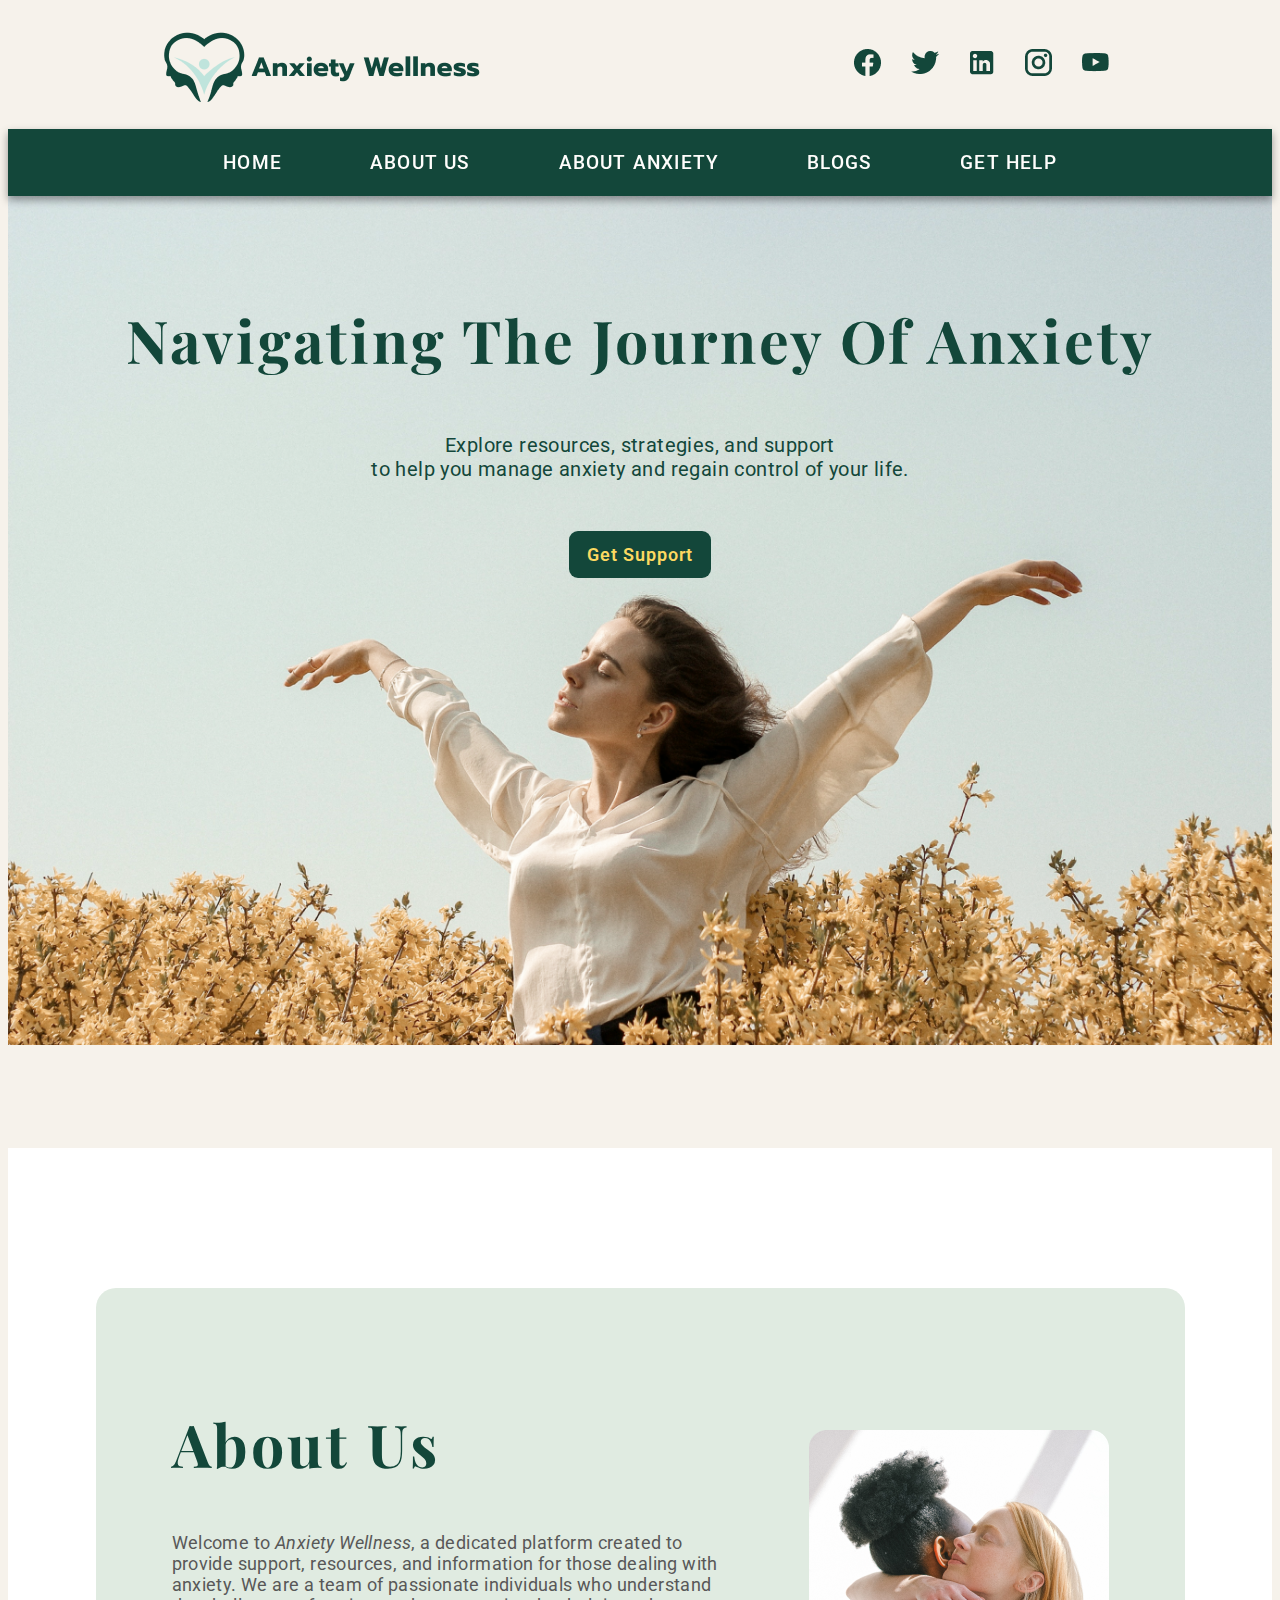
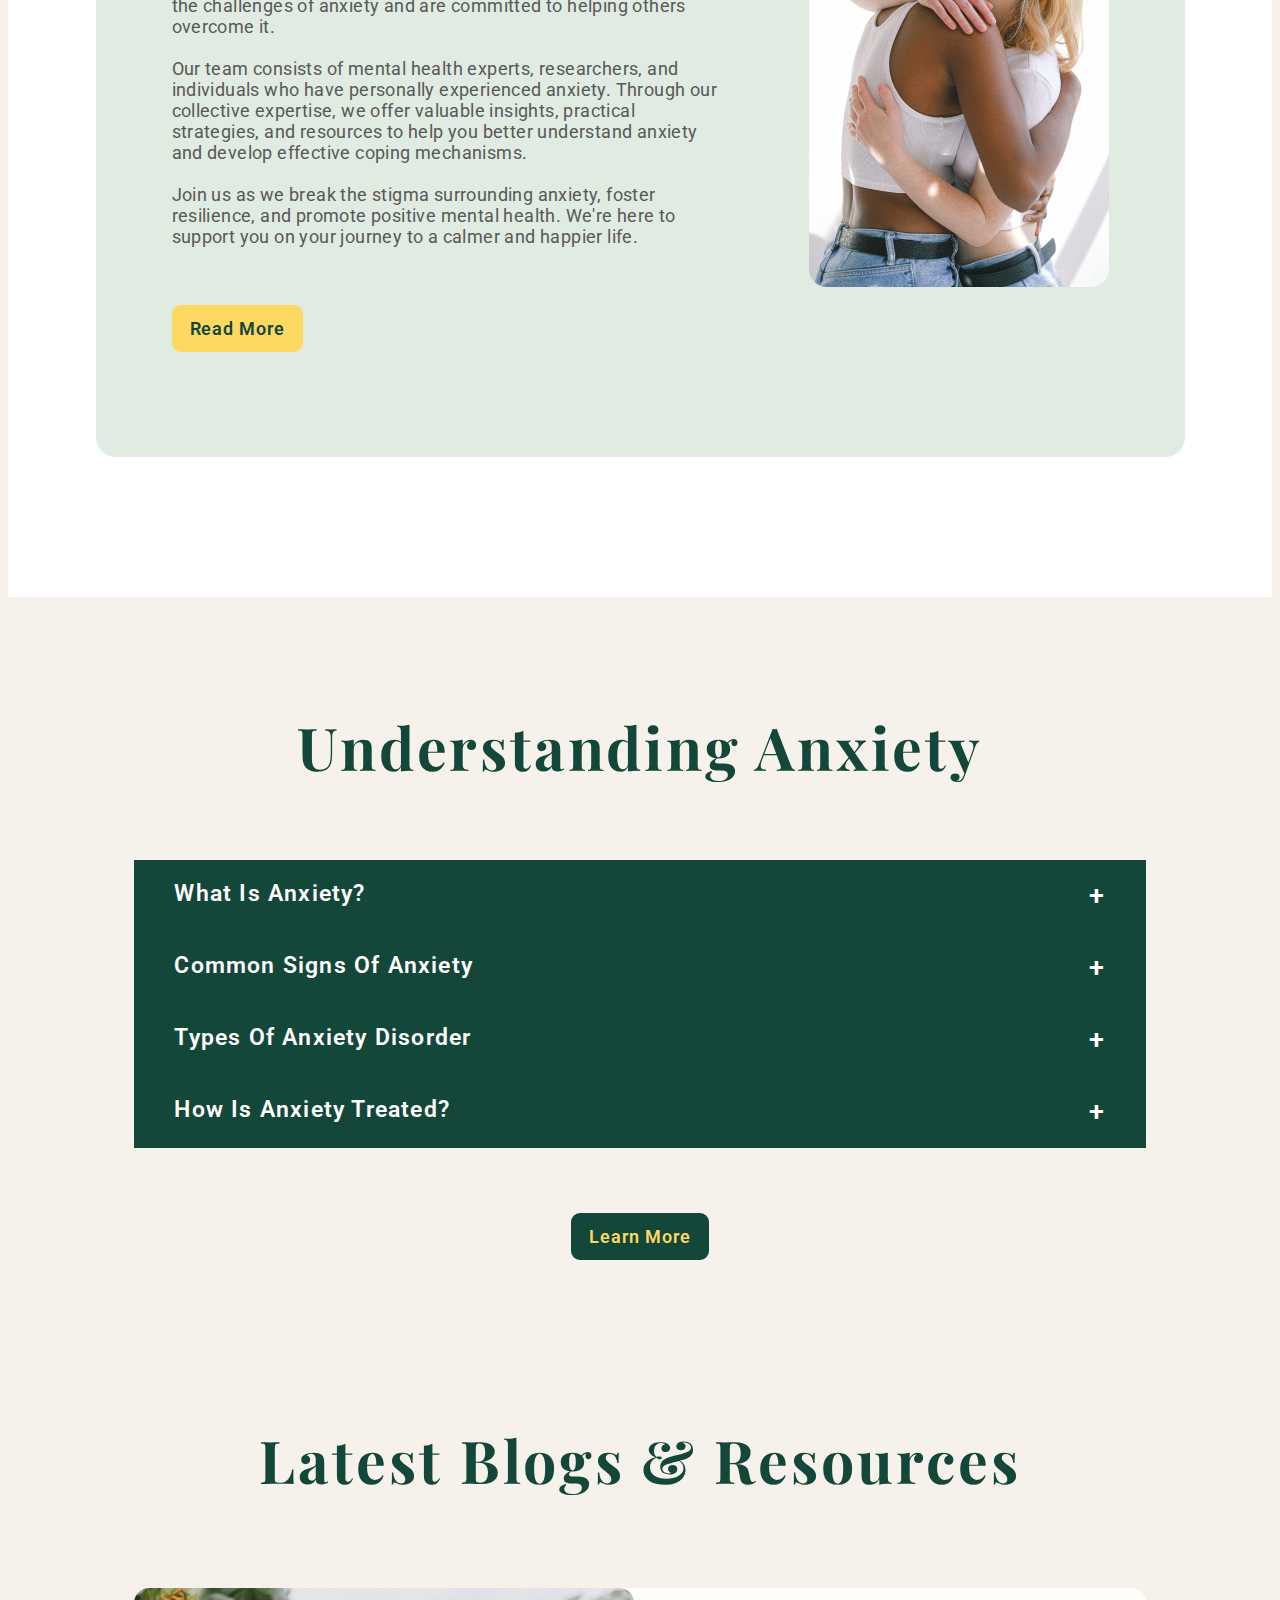
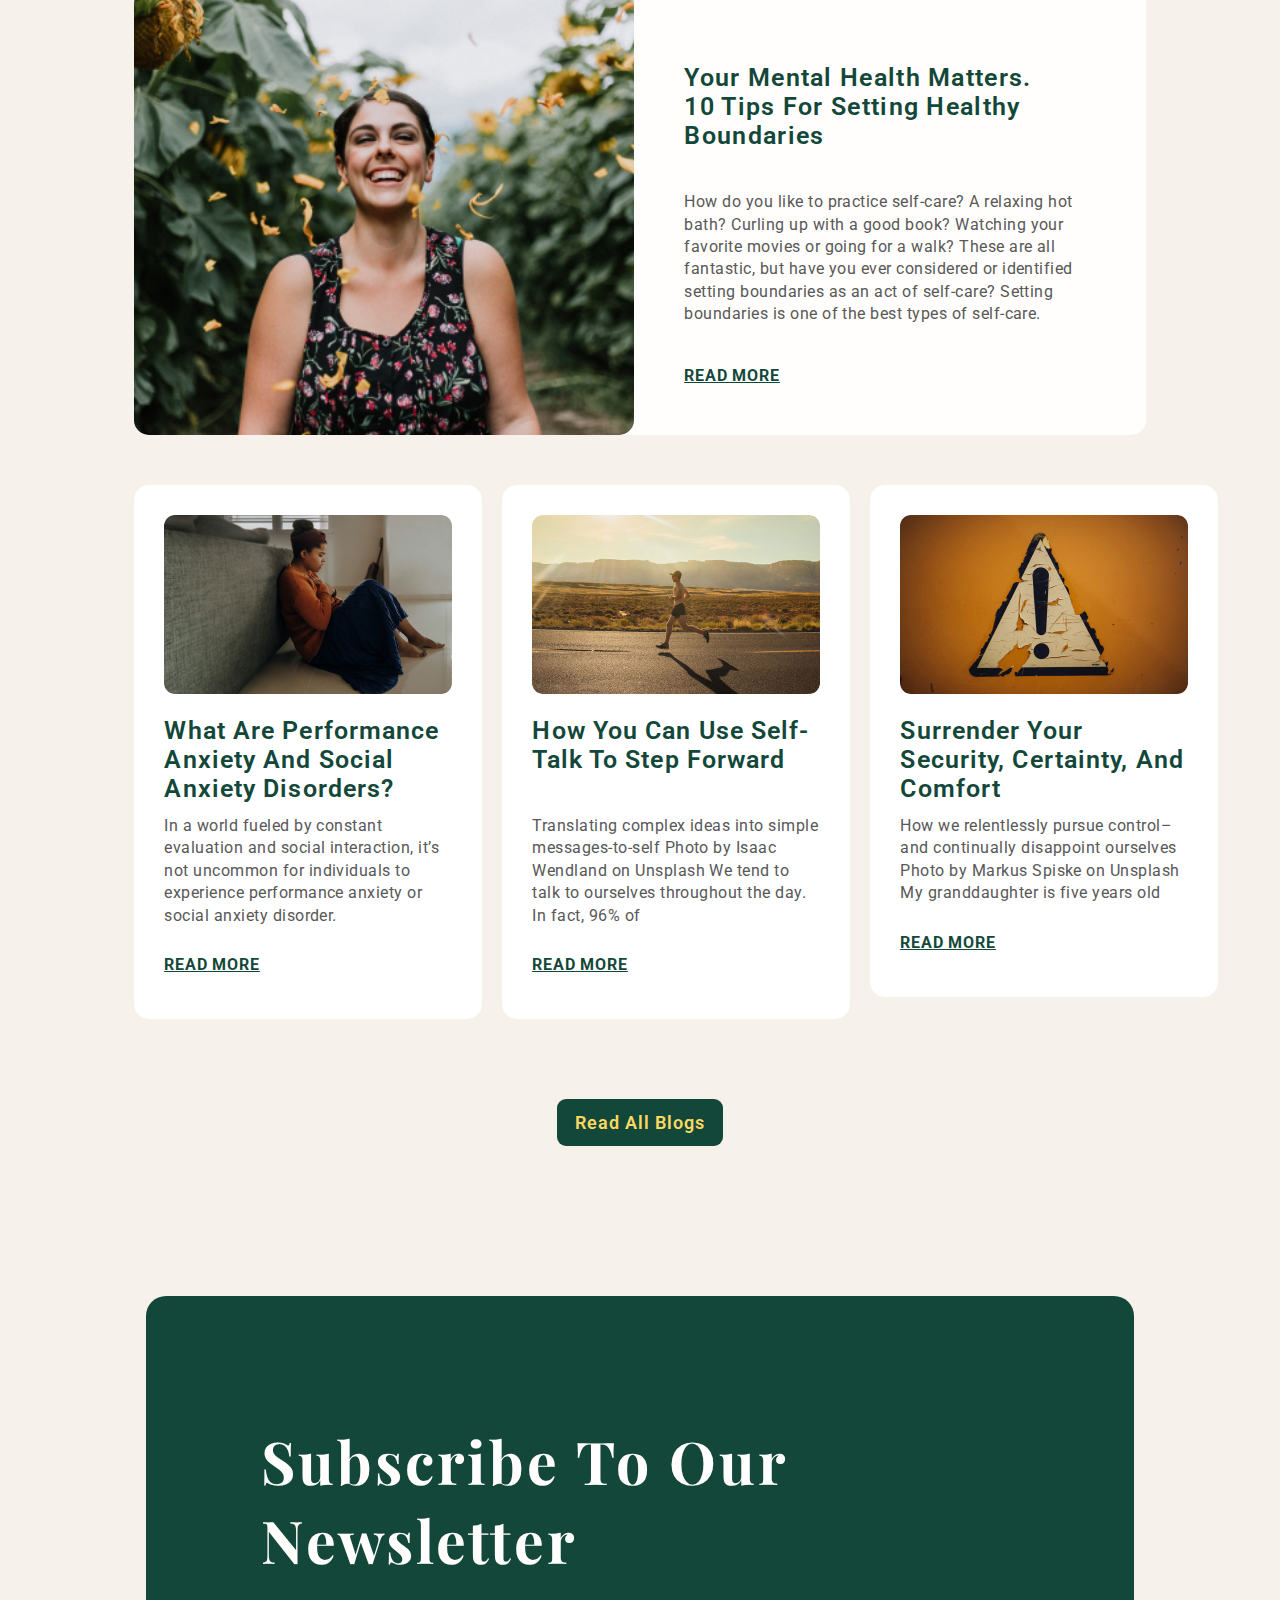
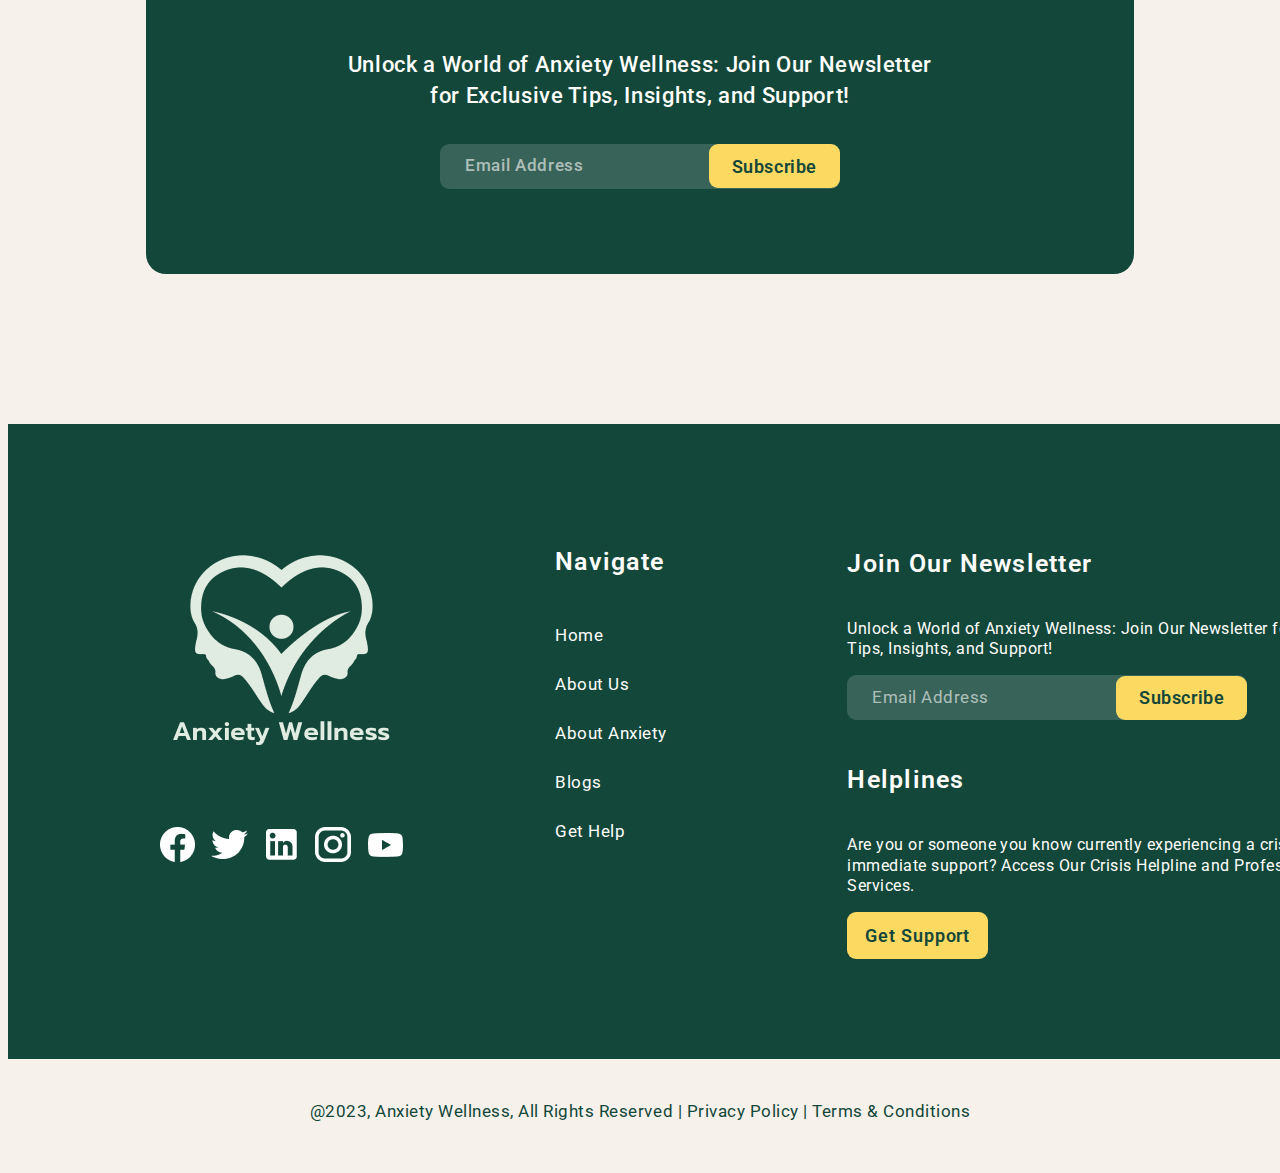
<file: Anxiety Website/index.html>
<!doctype html>
<html>
<head>
<meta charset="utf-8">
<title>landing page</title>
<link href="style.css" rel="stylesheet" type="text/css">
<link rel="preconnect" href="https://fonts.googleapis.com">
<link rel="preconnect" href="https://fonts.gstatic.com" crossorigin>
<link href="https://fonts.googleapis.com/css2?family=Playfair+Display:ital,wght@0,400;0,500;0,600;0,700;0,800;0,900;1,400;1,500;1,600;1,700;1,800;1,900&family=Roboto:ital,wght@0,100;0,300;0,400;0,500;0,700;0,900;1,100;1,300;1,400;1,500;1,700;1,900&display=swap" rel="stylesheet">
	
</head>

<body>
	
<!-- header---------------------------------------------------------------------------------------------->
<div class="header">
	<a href="index.html"><img src="images/header logo.png" alt=""/></a>
	<div class="header-icon">
		<a href="#"><img src="images/Fb.png" width="29" height="29" alt=""/></a>
		<a href="#"><img src="images/twitter.png" width="29" height="29" alt=""/></a>
		<a href="#"><img src="images/in.png" width="29" height="29" alt=""/></a>
		<a href="#"><img src="images/ig.png" width="29" height="29" alt=""/></a>
		<a href="#"><img src="images/yt.png" width="29" height="29" alt=""/></a>
	</div>
</div>

	
	
<!-- navbar---------------------------------------------------------------------------------------------->
<div class="navbar">
	<ul class="navbar-list">
		<li><a href="index.html">HOME</a></li>
		<li><a href="aboutus.html">ABOUT US</a></li>
		<li><a href="anxiety.html">ABOUT ANXIETY</a></li>
		<li><a href="blog.html">BLOGS</a></li>
		<li><a href="contact.html">GET HELP</a></li>	
	</ul>
</div>	
	
	
	
<!-- heropage---------------------------------------------------------------------------------------------->
<div class="hero-section">
	<h1>Navigating the Journey of Anxiety</h1>
	<div class="subhead">
		<p>Explore resources, strategies, and support <br>
			to help you manage anxiety and regain control of your life.
		</p>
	</div>
	<a href="contact.html"><div class="green-button">Get Support</div></a>
</div>

	
	
<!-- aboutus---------------------------------------------------------------------------------------------->
<div  class="about-us-background">
	<div class="about-us">
		<div class="about-us-left">
			<h1>About Us</h1>
			<p>Welcome to <i>Anxiety Wellness</i>, a dedicated platform created to provide support, resources, and information for those dealing with anxiety. We are a team of passionate individuals who understand the challenges of anxiety and are committed to helping others overcome it.<br><br>
			Our team consists of mental health experts, researchers, and individuals who have personally experienced anxiety. Through our collective expertise, we offer valuable insights, practical strategies, and resources to help you better understand anxiety and develop effective coping mechanisms.<br><br>
			Join us as we break the stigma surrounding anxiety, foster resilience, and promote positive mental health. We're here to support you on your journey to a calmer and happier life.	
			</p>
		  <a href="aboutus.html"><div class="yellow-button">Read More</div></a>
		</div>
		<img src="images/about us.png" width="300" height="457" alt=""/> 
	</div>
</div>
	
		
	
	
<!-- understanding anxiety---------------------------------------------------------------------------------------------->	
<div class="anxiety-accordian">
	<h1>Understanding Anxiety</h1>
	
	
	<div class="panel-group">
		<button class="accordion">What is anxiety?</button>
		<div class="panel">
	  	<p>Anxiety is a complex emotional and physiological response to stress and perceived threats. It involves feelings of fear, unease, and worry, accompanied by physical and cognitive symptoms. <br><br>
		Different types of anxiety disorders exist, all of which can significantly impact a person's daily life. Causes of anxiety are varied and can include genetics, brain chemistry imbalances, trauma, and environmental factors. </p>
		</div>

		<button class="accordion">Common Signs of Anxiety</button>
		<div class="panel">
			<ul>
				<li>Rapid Heartbeat</li>
				<li>Restlessness</li>
				<li>Sleep Difficulties</li>
				<li>Fatigue</li>
				<li>Difficulty Concentrating</li>
				<li>Muscle Tension</li>	
			</ul>
		</div>

		<button class="accordion">Types of Anxiety Disorder</button>
		<div class="panel">
			<ul>
				<li>Generalized Anxiety Disorder (GAD)</li>
				<li>Panic Disorder</li>
				<li>Social Anxiety Disorder</li>
				<li>Specific Phobias</li>
				<li>Obsessive-Compulsive Disorder (OCD)</li>
				<li>Post-Traumatic Stress Disorder (PTSD)</li>
			</ul>
		</div>

		<button class="accordion">How is anxiety treated?</button>
		<div class="panel">
			<ul>
				<li>Self-treatment</li>
				<li>Counseling and therapy</li>
				<li>Medications</li>
			</ul>
		</div>
	</div>
	<a href="anxiety.html"><div class="green-button">Learn More</div></a>	
</div>

<script>
	var acc = document.getElementsByClassName("accordion");
	var i;

	for (i = 0; i < acc.length; i++) {
	  acc[i].addEventListener("click", function() {
		/* Toggle between adding and removing the "active" class,
		to highlight the button that controls the panel */
		this.classList.toggle("active");

		/* Toggle between hiding and showing the active panel */
		var panel = this.nextElementSibling;
		if (panel.style.display === "block") {
		  panel.style.display = "none";
		} else {
		  panel.style.display = "block";
		}
	  });
	}
</script>
	
	
<script>
var acc = document.getElementsByClassName("accordion");
var i;

for (i = 0; i < acc.length; i++) {
  acc[i].addEventListener("click", function() {
    this.classList.toggle("active");
    var panel = this.nextElementSibling;
    if (panel.style.maxHeight) {
      panel.style.maxHeight = null;
    } else {
      panel.style.maxHeight = panel.scrollHeight + "px";
    }
  });
}
</script>

	
<!-- blogs---------------------------------------------------------------------------------------------->	
<div class="blog">
  	<h1>Latest Blogs &amp Resources</h1>
	<div class="blog-horizontal">
		<img src="images/home blog top.png" alt=""/>
		<div class="blog-horizontal-right" >
			<h3>Your Mental Health Matters. <br> 10 Tips for Setting Healthy Boundaries</h3>
			<p>How do you like to practice self-care? A relaxing hot bath? Curling up with a good book? Watching your favorite movies or going for a walk? These are all fantastic, but have you ever considered or identified setting boundaries as an act of self-care? Setting boundaries is one of the best types of self-care. </p>
			<a href="https://nyctherapeuticwellness.com/your-mental-health-matters-10-tips-for-setting-healthy-boundaries/"><div class="underline-button">READ MORE</div></a>
		</div>
		
	</div>
	
	<div class="three-column">
		<div class="column">
			<img src="images/popular left.png" alt=""/>
			<h2>What Are Performance Anxiety and Social Anxiety Disorders?</h2>
			<p>In a world fueled by constant evaluation and social interaction, it’s not uncommon for individuals to experience performance anxiety or social anxiety disorder.</p>
			<a href="https://anxieties.com/blog/what-are-performance-anxiety-and-social-anxiety-disorders/"><div class="underline-button">READ MORE</div></a>
		</div>
		
		<div class="column">
			<img src="images/popular center.png" alt=""/>
			<h2>How You Can Use Self-Talk to Step Forward</h2>
			<p>Translating complex ideas into simple messages-to-self Photo by Isaac Wendland on Unsplash We tend to talk to ourselves throughout the day. In fact, 96% of</p>
			<a href="https://anxieties.com/blog/how-you-can-use-self-talk-to-step-forward/"><div class="underline-button">READ MORE</div></a>
		</div>
		
		<div class="column">
			<img src="images/popular right.png" alt=""/>
			<h2>Surrender Your Security, Certainty, and Comfort</h2>
			<p>How we relentlessly pursue control–and continually disappoint ourselves Photo by Markus Spiske on Unsplash My granddaughter is five years old </p>
			<a href="https://anxieties.com/blog/surrender-your-security-certainty-and-comfort/"><div class="underline-button">READ MORE</div></a>
		</div>
	</div>

	<a href="blog.html"><div class="green-button">Read All Blogs</div></a>
</div>

	
	
<!-- subscribe---------------------------------------------------------------------------------------------->
<div class="subscribe-section">
	<h1>Subscribe to our Newsletter</h1>
	<p>Unlock a World of Anxiety Wellness: Join Our Newsletter<br>for Exclusive Tips, Insights, and Support!</p>
	<div class="textbox">
		<div id="email"><p>Email Address</p></div>
		<div id="subscribe"><a href="#">Subscribe</a></div>
	</div>
</div>
	
	
<!-- footer---------------------------------------------------------------------------------------------->	
<div class="footer">
	<div class="footer-section-top">
		<div class="footer-left">
			<a href="index.html"><img id="footer-logo" src="images/footer logo.png" width="235" height="235" alt=""/></a> 
			<div class="social-icon"> 
				<a href=""><img src="images/footer fb.png" width="39" height="39" alt=""/></a>
				<a href=""><img src="images/footer twitter.png" width="39" height="39" alt=""/></a>
				<a href=""><img src="images/footer linked.png" width="39" height="39" alt=""/></a>
				<a href=""><img src="images/footer ig.png" width="39" height="39" alt=""/></a>
				<a href=""><img src="images/footer yt.png" width="39" height="39" alt=""/></a>
			</div>
		</div>
		
		<div class="footer-middle">
			<h3>Navigate</h3>
			<a href="index.html">Home</a>
			<a href="aboutus.html">About Us</a>
			<a href="anxiety.html">About Anxiety</a>
			<a href="blog.html">Blogs</a>
			<a href="contact.html">Get Help</a>
		</div>

		<div class="footer-right">
			<div class="footer-right-row">
				<h3>Join Our Newsletter</h3>
				<p>Unlock a World of Anxiety Wellness: Join Our Newsletter for Exclusive Tips, Insights, and Support!</p>
				<div class="textbox">
				<div id="email"><p>Email Address</p></div>
				<div id="subscribe"><a href="#">Subscribe</a></div>
				</div>
			</div>

			<div class="footer-right-row">
				<h3>Helplines</h3>
				<p>Are you or someone you know currently experiencing a crisis or in need of immediate support? Access Our Crisis Helpline and Professional Therapy Services.</p>
				<a href="contact.html"><div class="yellow-button">Get Support</div></a>
			</div>
		</div>
	</div>
	<div class="footer-bottom">
			<p>@2023, Anxiety Wellness, All Rights Reserved | <a href="#">Privacy Policy</a> | <a href="#">Terms &amp Conditions</a></p>
	</div>
</div>
	


</body>
</html>
</file>
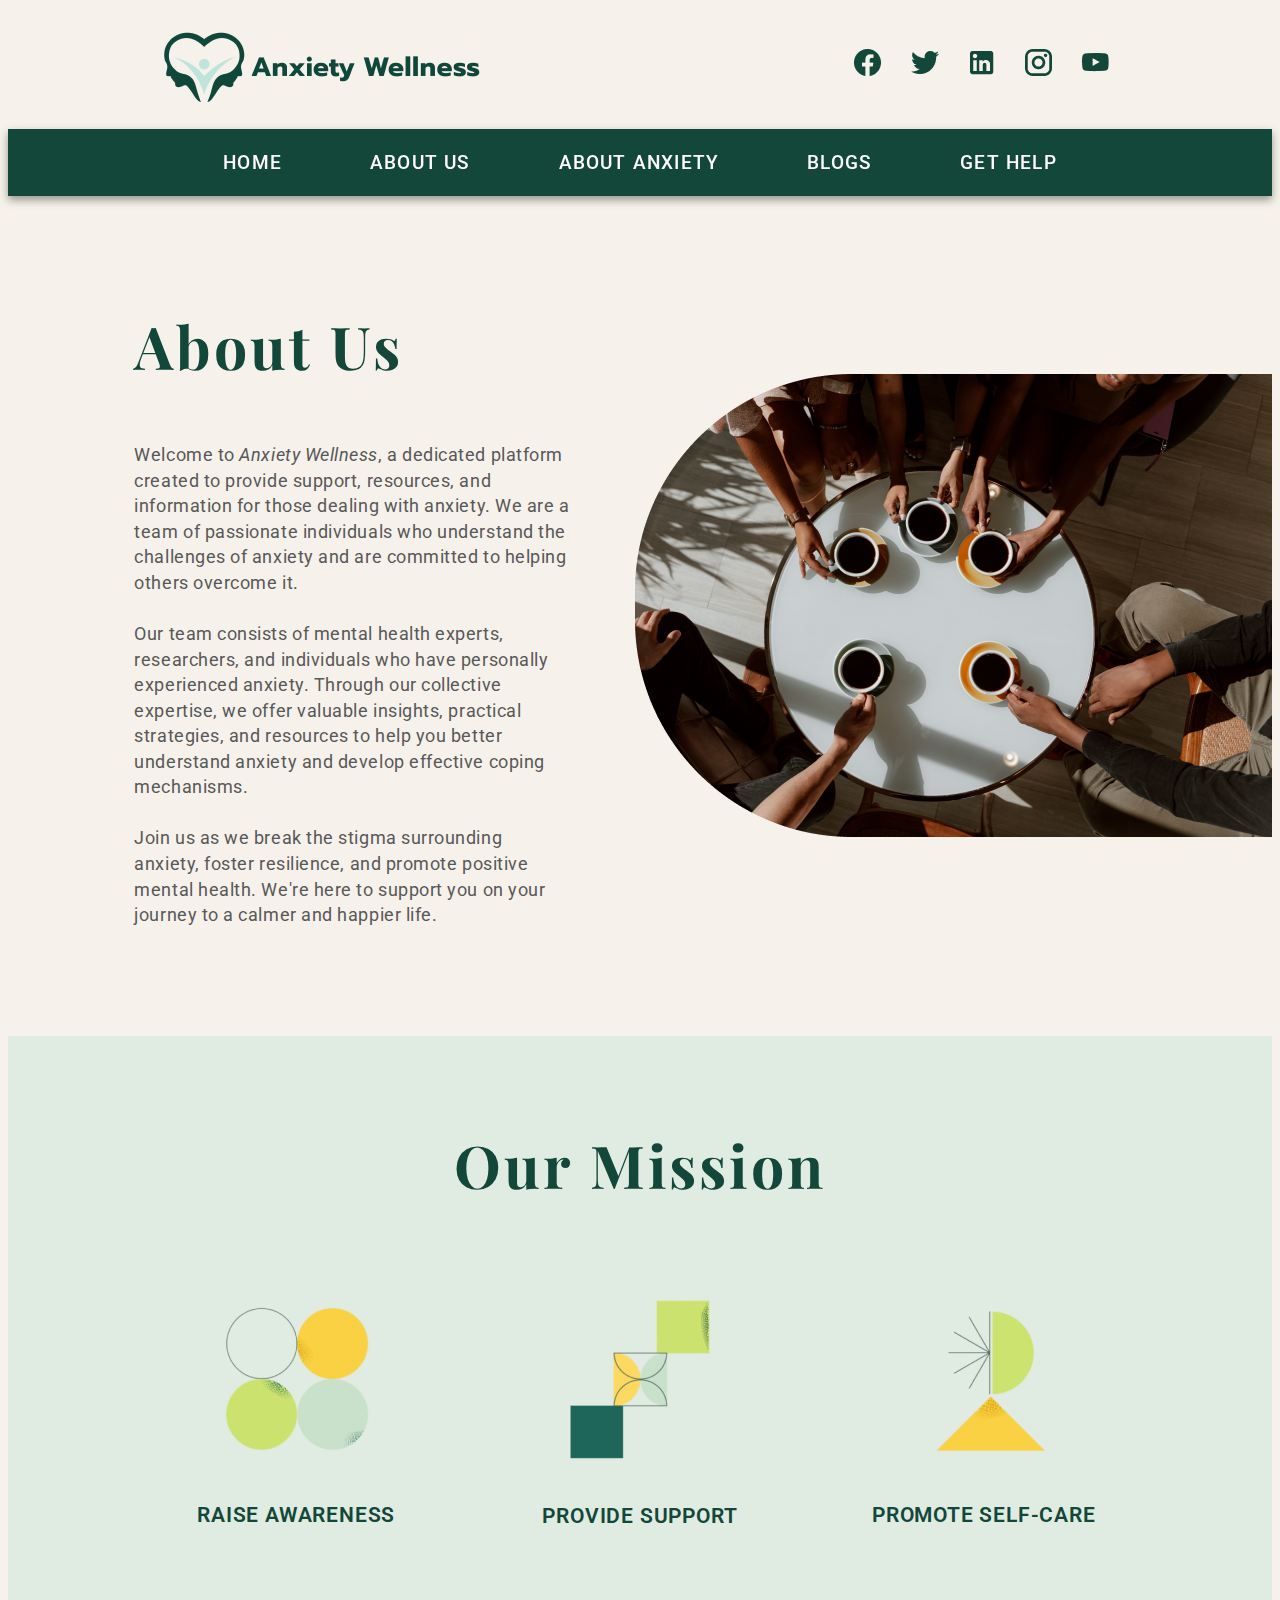
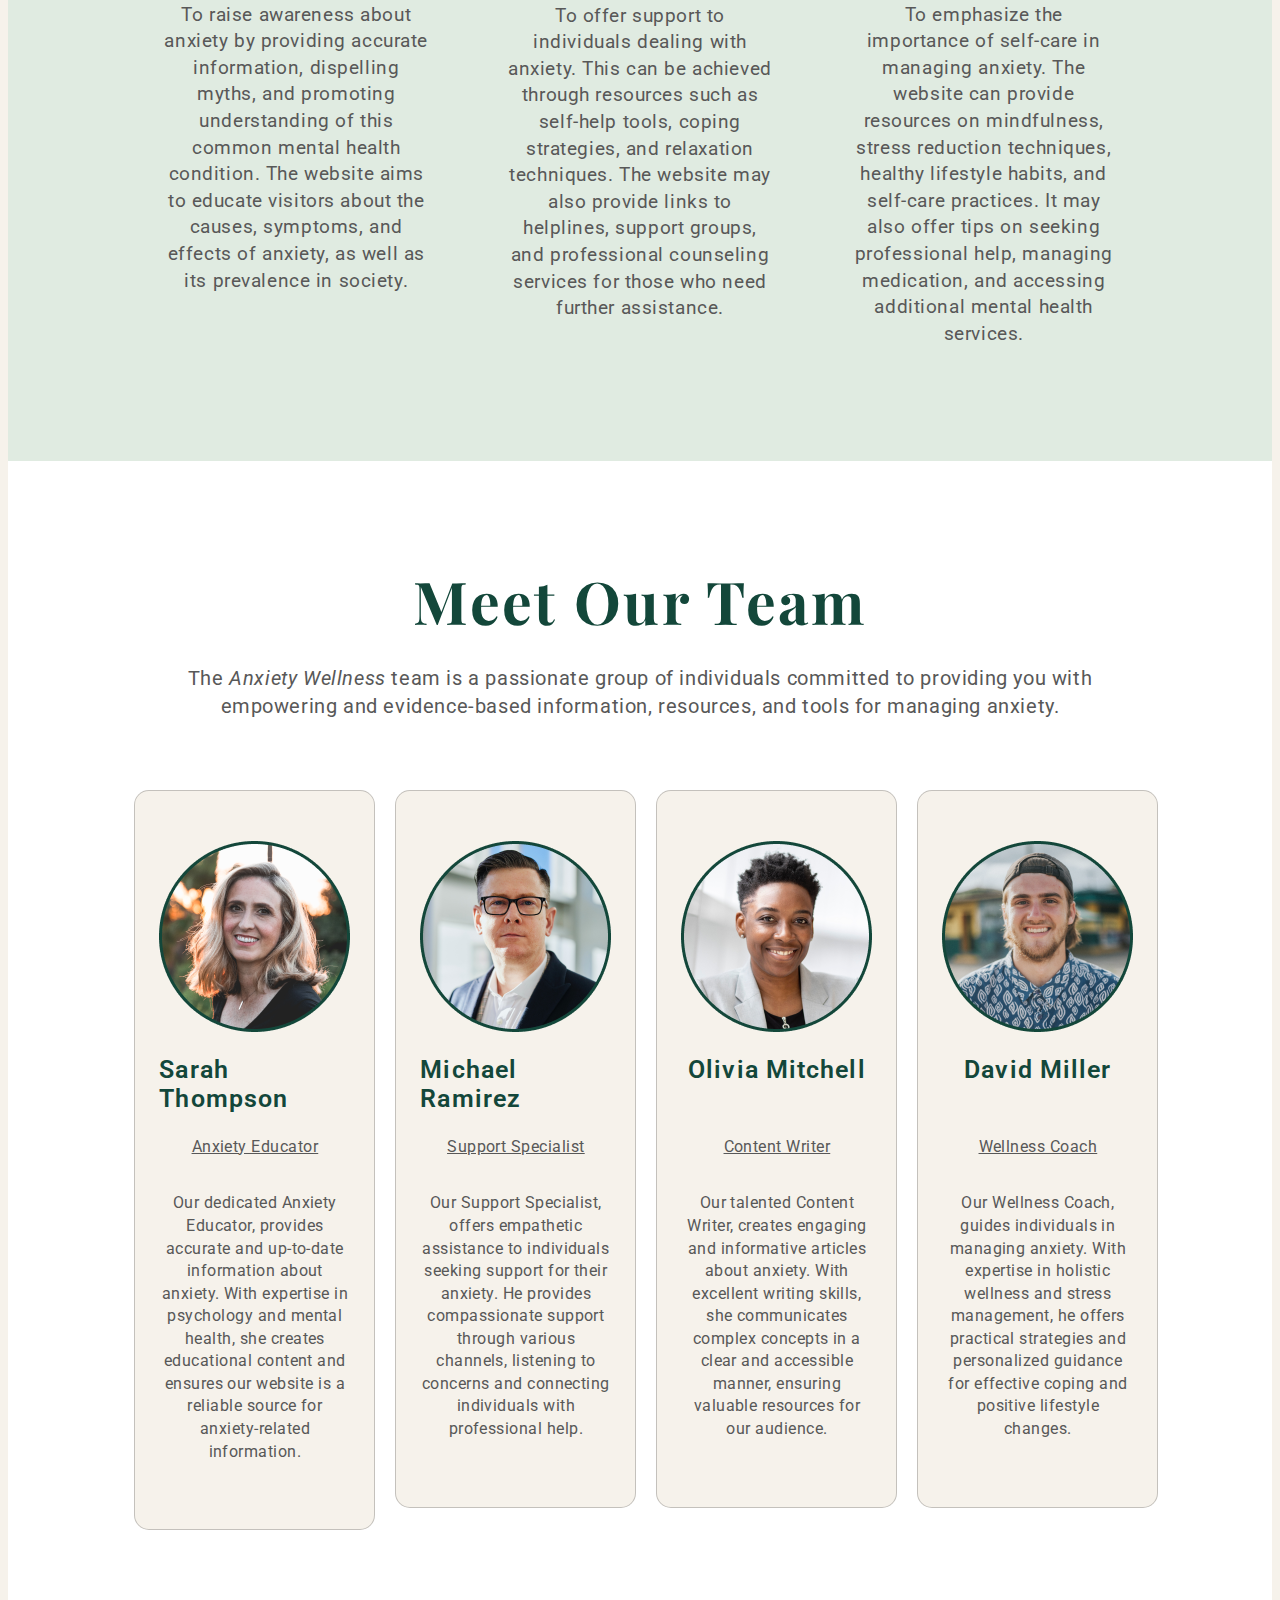
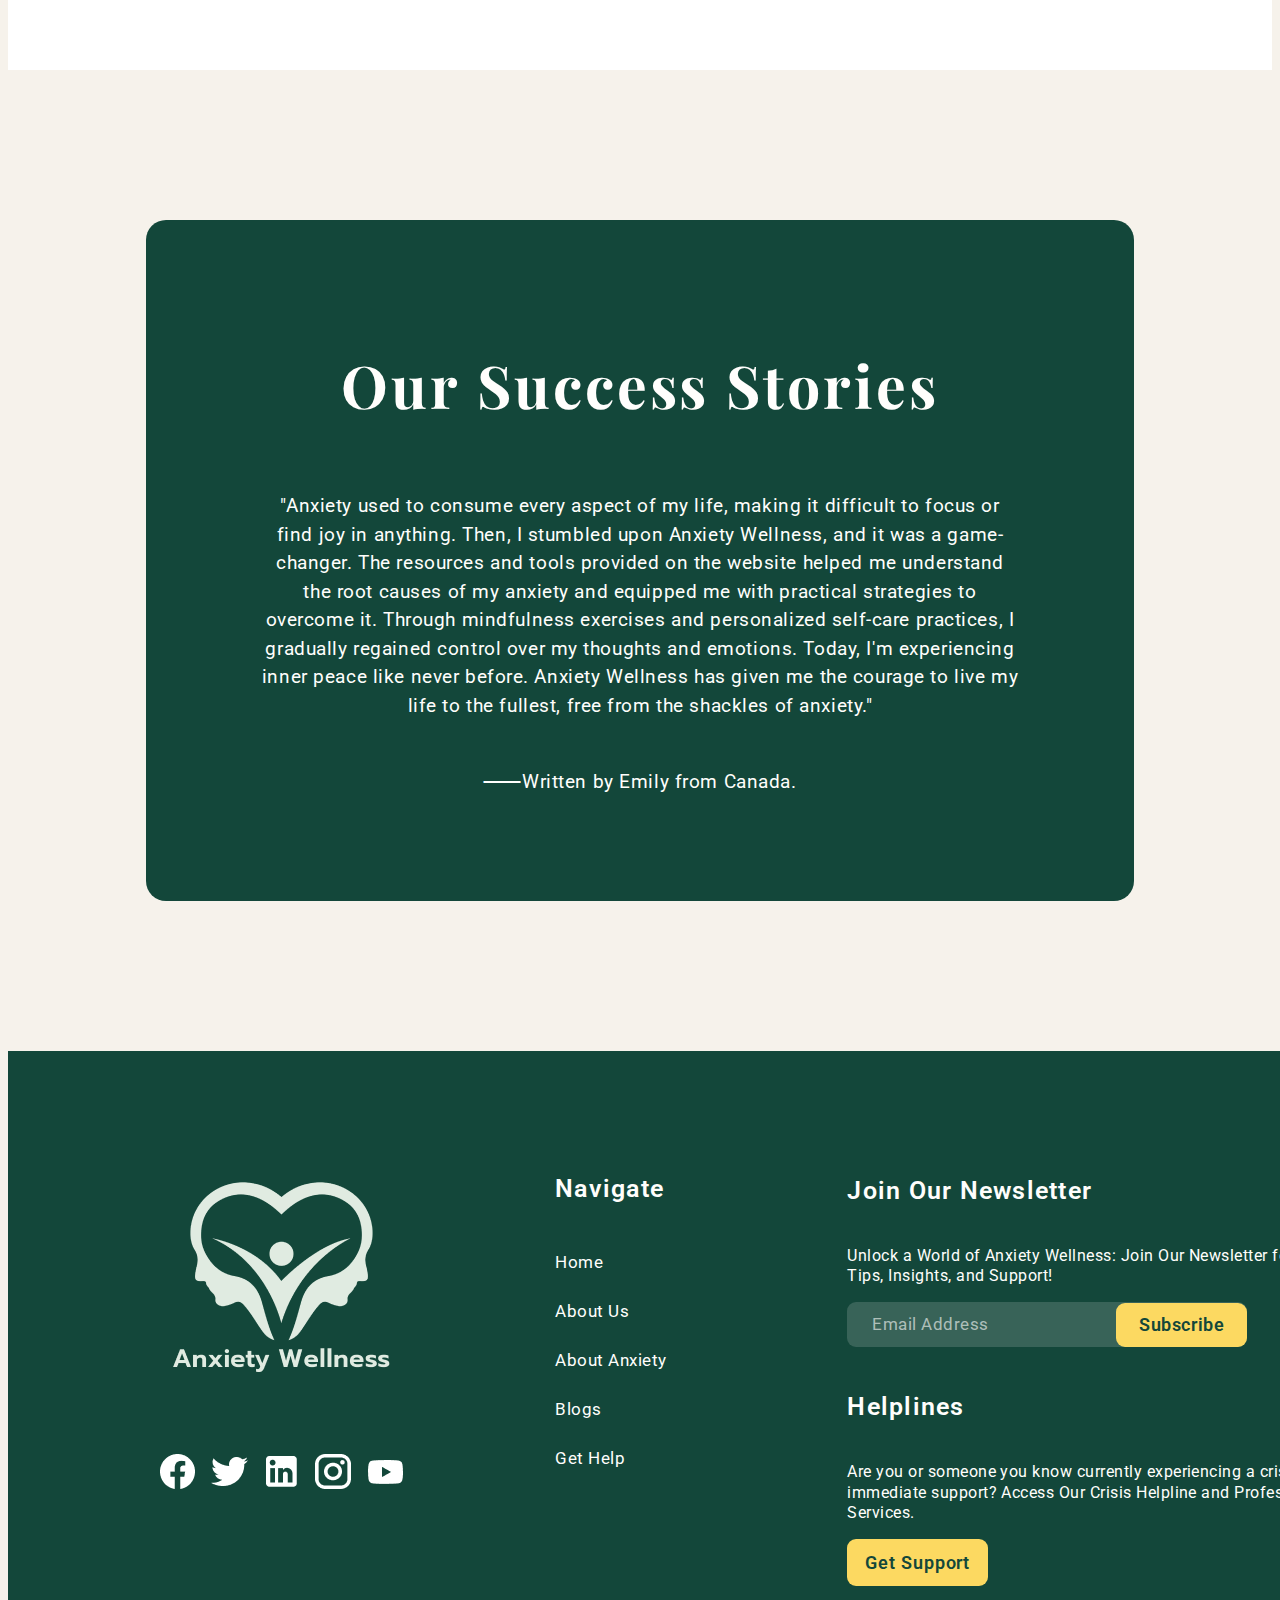
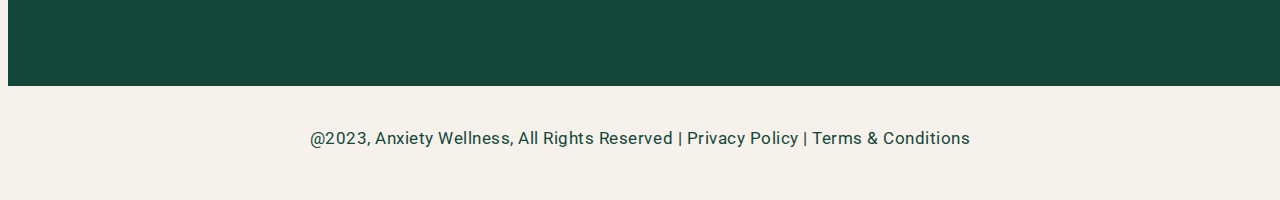
<file: Anxiety Website/aboutus.html>
<!doctype html>
<html>
<head>
<meta charset="utf-8">
<title>About Us</title>
<link href="style.css" rel="stylesheet" type="text/css">
<link rel="preconnect" href="https://fonts.googleapis.com">
<link rel="preconnect" href="https://fonts.gstatic.com" crossorigin>
<link href="https://fonts.googleapis.com/css2?family=Playfair+Display:ital,wght@0,400;0,500;0,600;0,700;0,800;0,900;1,400;1,500;1,600;1,700;1,800;1,900&family=Roboto:ital,wght@0,100;0,300;0,400;0,500;0,700;0,900;1,100;1,300;1,400;1,500;1,700;1,900&display=swap" rel="stylesheet">	
	
	
</head>

<body>
	
	
<!-- header---------------------------------------------------------------------------------------------->
<div class="header">
	<a href="index.html"><img src="images/header logo.png" width="324" height="77" alt=""/></a>
	<div class="header-icon">
		<a href="#"><img src="images/Fb.png" width="29" height="29" alt=""/></a>
		<a href="#"><img src="images/twitter.png" width="29" height="29" alt=""/></a>
		<a href="#"><img src="images/in.png" width="29" height="29" alt=""/></a>
		<a href="#"><img src="images/ig.png" width="29" height="29" alt=""/></a>
		<a href="#"><img src="images/yt.png" width="29" height="29" alt=""/></a>
	</div>
</div>

	
	
<!-- navbar---------------------------------------------------------------------------------------------->
<div class="navbar">
	<ul class="navbar-list">
		<li><a href="index.html">HOME</a></li>
		<li><a href="aboutus.html">ABOUT US</a></li>
		<li><a href="anxiety.html">ABOUT ANXIETY</a></li>
		<li><a href="blog.html">BLOGS</a></li>
		<li><a href="contact.html">GET HELP</a></li>	
	</ul>
</div>	

	
	
	
<!-- about us---------------------------------------------------------------------------------------------->
<div class="aboutus-section">
	<div class="aboutus-section-left">
		<h1>About Us</h1>
		<p>Welcome to <i>Anxiety Wellness</i>, a dedicated platform created to provide support, resources, and information for those dealing with anxiety. We are a team of passionate individuals who understand the challenges of anxiety and are committed to helping others overcome it.<br><br>
		Our team consists of mental health experts, researchers, and individuals who have personally experienced anxiety. Through our collective expertise, we offer valuable insights, practical strategies, and resources to help you better understand anxiety and develop effective coping mechanisms.<br><br>
		Join us as we break the stigma surrounding anxiety, foster resilience, and promote positive mental health. We're here to support you on your journey to a calmer and happier life.</p>
	</div>
	
	<img src="images/about_us_page.png" alt=""/> 
</div>	
	
	
	
<!-- our mission---------------------------------------------------------------------------------------------->	
	
	
<div class="review-section">
	<h1>Our Mission</h1>
	<div class="three-column">
		<div class="column" id="column-mission">
			<img src="images/mission left.png" alt=""/> 
			<h2>RAISE AWARENESS</h2>
			<p>To raise awareness about anxiety by providing accurate information, dispelling myths, and promoting understanding of this common mental health condition. The website aims to educate visitors about the causes, symptoms, and effects of anxiety, as well as its prevalence in society.</p>
		</div>
		<div class="column">
			<img src="images/mission middle.png" alt=""/>
			<h2>PROVIDE SUPPORT</h2>
			<p>To offer support to individuals dealing with anxiety. This can be achieved through resources such as self-help tools, coping strategies, and relaxation techniques. The website may also provide links to helplines, support groups, and professional counseling services for those who need further assistance.</p>
		</div>
		<div class="column">
			<img src="images/mission right.png"  alt=""/>
			<h2>PROMOTE SELF-CARE</h2>
			<p>To emphasize the importance of self-care in managing anxiety. The website can provide resources on mindfulness, stress reduction techniques, healthy lifestyle habits, and self-care practices. It may also offer tips on seeking professional help, managing medication, and accessing additional mental health services.</p>
		</div>
	</div>
</div>
	
	
	
<!-- meet our team---------------------------------------------------------------------------------------------->	
<div class="team-section">
	<div class="request-text">
		<h1>Meet Our Team</h1>
		<p>The <i>Anxiety Wellness</i> team is a passionate group of individuals committed to providing you with empowering and evidence-based information, resources, and tools for managing anxiety.</p>
	</div>
	
	
	<div class="four-column">
		<div class="column">
			<img src="images/sarah.png" width="191" height="191" alt=""/>
			<div class="team-member-name">
				<h2>Sarah Thompson</h2>
				<p><u>Anxiety Educator</u></p>
			</div>
			<p>Our dedicated Anxiety Educator, provides accurate and up-to-date information about anxiety. With expertise in psychology and mental health, she creates educational content and ensures our website is a reliable source for anxiety-related information.</p>
		</div>
		
		<div class="column">
			<img src="images/michael.png" width="191" height="191"  alt=""/>
			<div class="team-member-name">
				<h2>Michael Ramirez</h2>
				<p><u>Support Specialist</u></p>
			</div>
			<p>Our Support Specialist, offers empathetic assistance to individuals seeking support for their anxiety. He provides compassionate support through various channels, listening to concerns and connecting individuals with professional help.</p>
		</div>
		
		<div class="column">
			<img src="images/olivia.png" width="191" height="191" alt=""/>
			<div class="team-member-name">
				<h2>Olivia Mitchell</h2>
				<p><u>Content Writer</u></p>
			</div>
			<p>Our talented Content Writer, creates engaging and informative articles about anxiety. With excellent writing skills, she communicates complex concepts in a clear and accessible manner, ensuring valuable resources for our audience.</p>
		</div>
		
		<div class="column">
			<img src="images/david.png" width="191" height="191"  alt=""/>
			<div class="team-member-name">
				<h2>David Miller</h2>
			<p><u>Wellness Coach</u></p>
			</div>
			<p>Our Wellness Coach, guides individuals in managing anxiety. With expertise in holistic wellness and stress management, he offers practical strategies and personalized guidance for effective coping and positive lifestyle changes.</p>
	  	</div>
	</div>
</div>
	


<!-- our success stories---------------------------------------------------------------------------------------------->		
<div class="subscribe-section" id="success-stories">
	<h1>Our Success Stories</h1>
	<p>"Anxiety used to consume every aspect of my life, making it difficult to focus or find joy in anything. Then, I stumbled upon Anxiety Wellness, and it was a game-changer. The resources and tools provided on the website helped me understand the root causes of my anxiety and equipped me with practical strategies to overcome it. Through mindfulness exercises and personalized self-care practices, I gradually regained control over my thoughts and emotions. Today, I'm experiencing inner peace like never before. Anxiety Wellness has given me the courage to live my life to the fullest, free from the shackles of anxiety."</p>
	<p>⸺Written by Emily from Canada.</p>
</div>
	
	
	
<!-- footer---------------------------------------------------------------------------------------------->	
<div class="footer">
	<div class="footer-section-top">
		<div class="footer-left">
			<a href="index.html"><img id="footer-logo" src="images/footer logo.png" width="235" height="235" alt=""/></a> 
			<div class="social-icon"> 
				<a href=""><img src="images/footer fb.png" width="39" height="39" alt=""/></a>
				<a href=""><img src="images/footer twitter.png" width="39" height="39" alt=""/></a>
				<a href=""><img src="images/footer linked.png" width="39" height="39" alt=""/></a>
				<a href=""><img src="images/footer ig.png" width="39" height="39" alt=""/></a>
				<a href=""><img src="images/footer yt.png" width="39" height="39" alt=""/></a>
			</div>
		</div>
		
		<div class="footer-middle">
			<h3>Navigate</h3>
			<a href="index.html">Home</a>
			<a href="aboutus.html">About Us</a>
			<a href="anxiety.html">About Anxiety</a>
			<a href="blog.html">Blogs</a>
			<a href="contact.html">Get Help</a>
		</div>

		<div class="footer-right">
			<div class="footer-right-row">
				<h3>Join Our Newsletter</h3>
				<p>Unlock a World of Anxiety Wellness: Join Our Newsletter for Exclusive Tips, Insights, and Support!</p>
				<div class="textbox">
				<div id="email"><p>Email Address</p></div>
				<div id="subscribe"><a href="#">Subscribe</a></div>
				</div>
			</div>

			<div class="footer-right-row">
				<h3>Helplines</h3>
				<p>Are you or someone you know currently experiencing a crisis or in need of immediate support? Access Our Crisis Helpline and Professional Therapy Services.</p>
				<a href="contact.html"><div class="yellow-button">Get Support</div></a>
			</div>
		</div>
	</div>
	<div class="footer-bottom">
			<p>@2023, Anxiety Wellness, All Rights Reserved | <a href="#">Privacy Policy</a> | <a href="#">Terms &amp Conditions</a></p>
	</div>
</div>
	
	
	
	
	
	
	
	
	
	
	

</body>
</html>
</file>
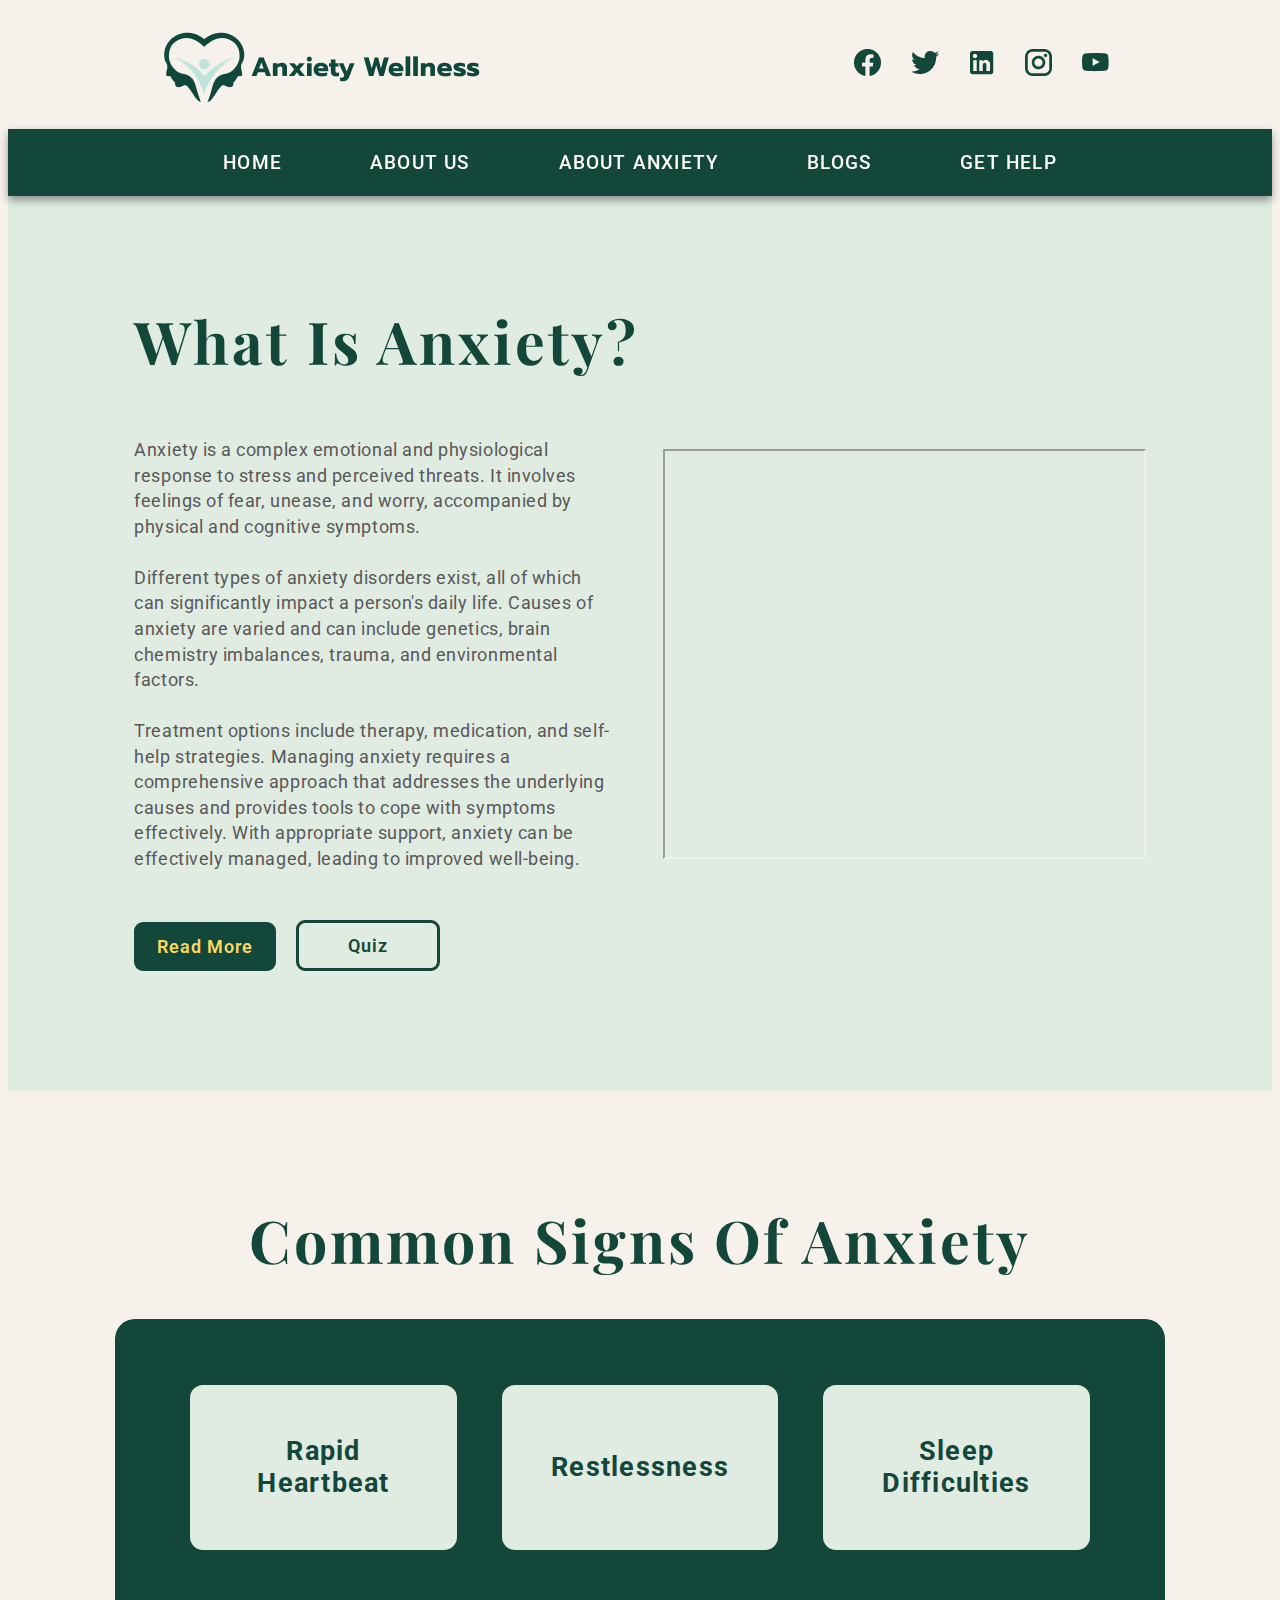
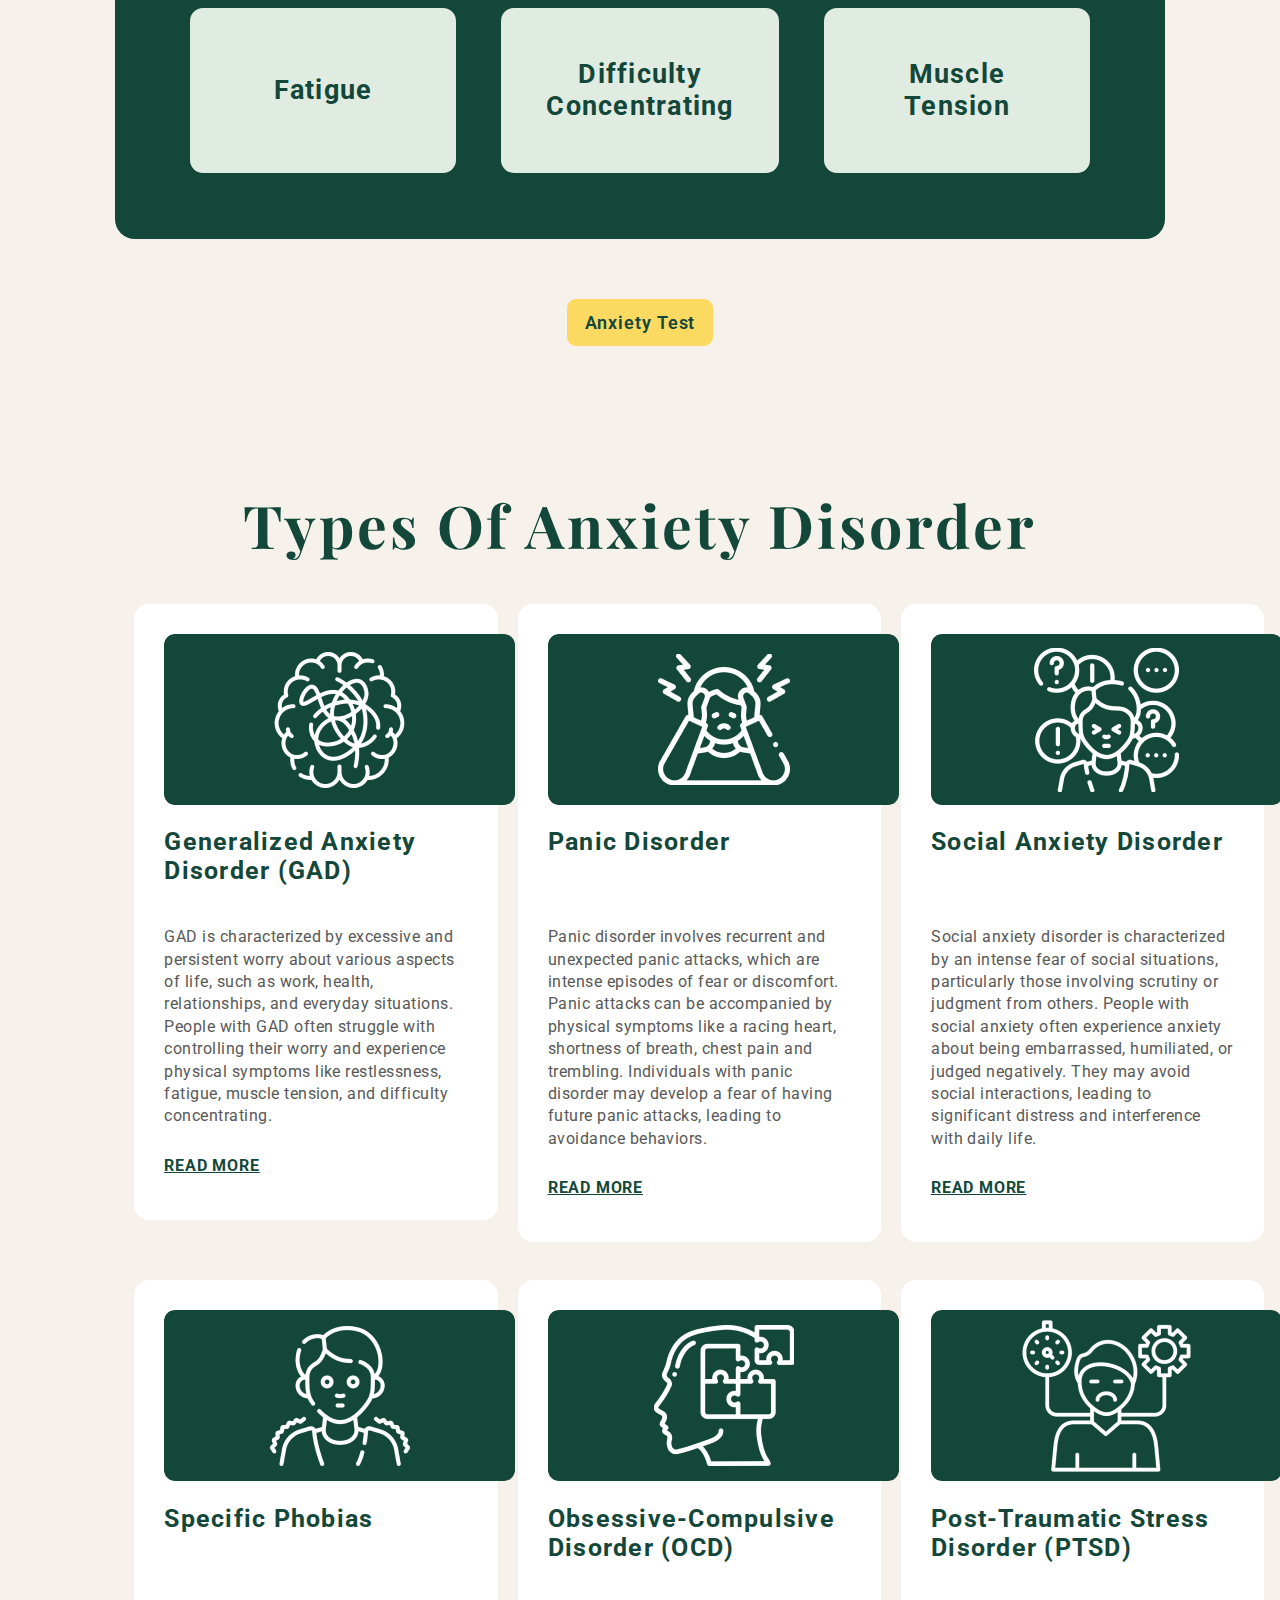
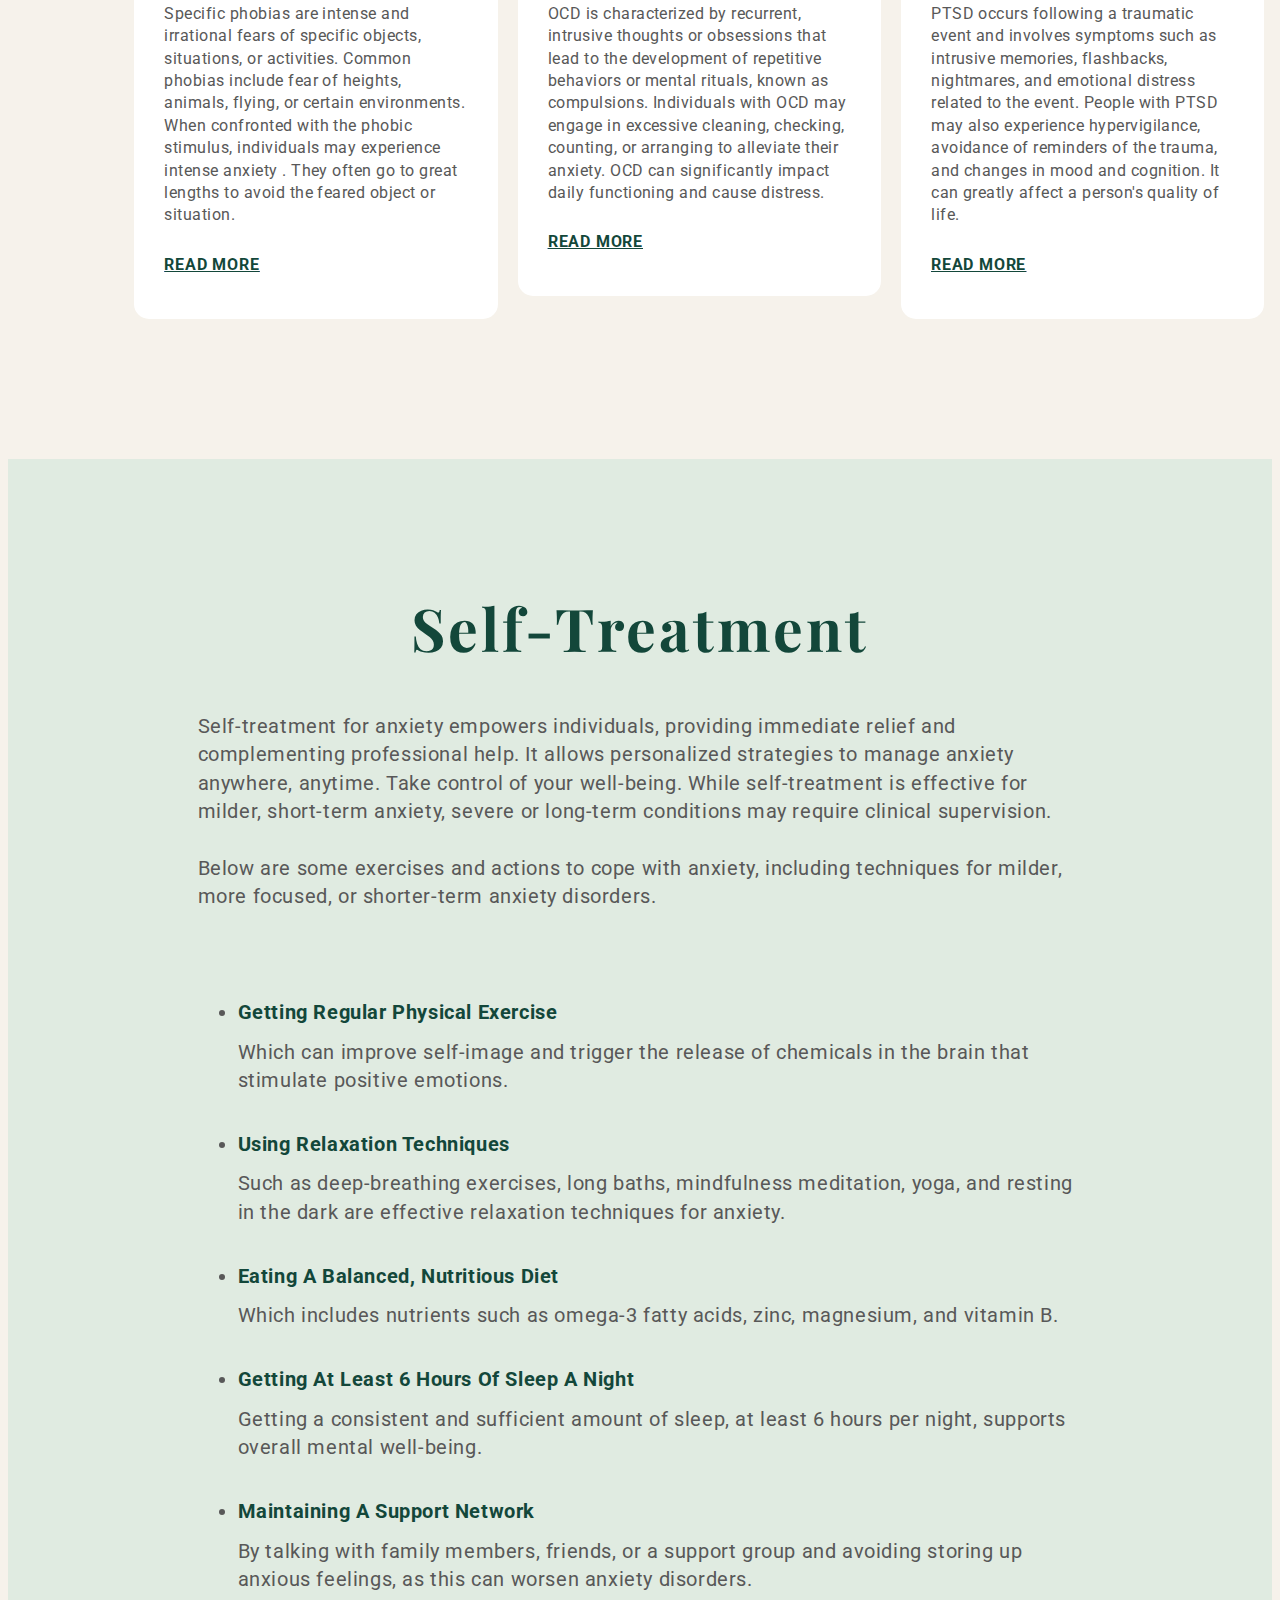
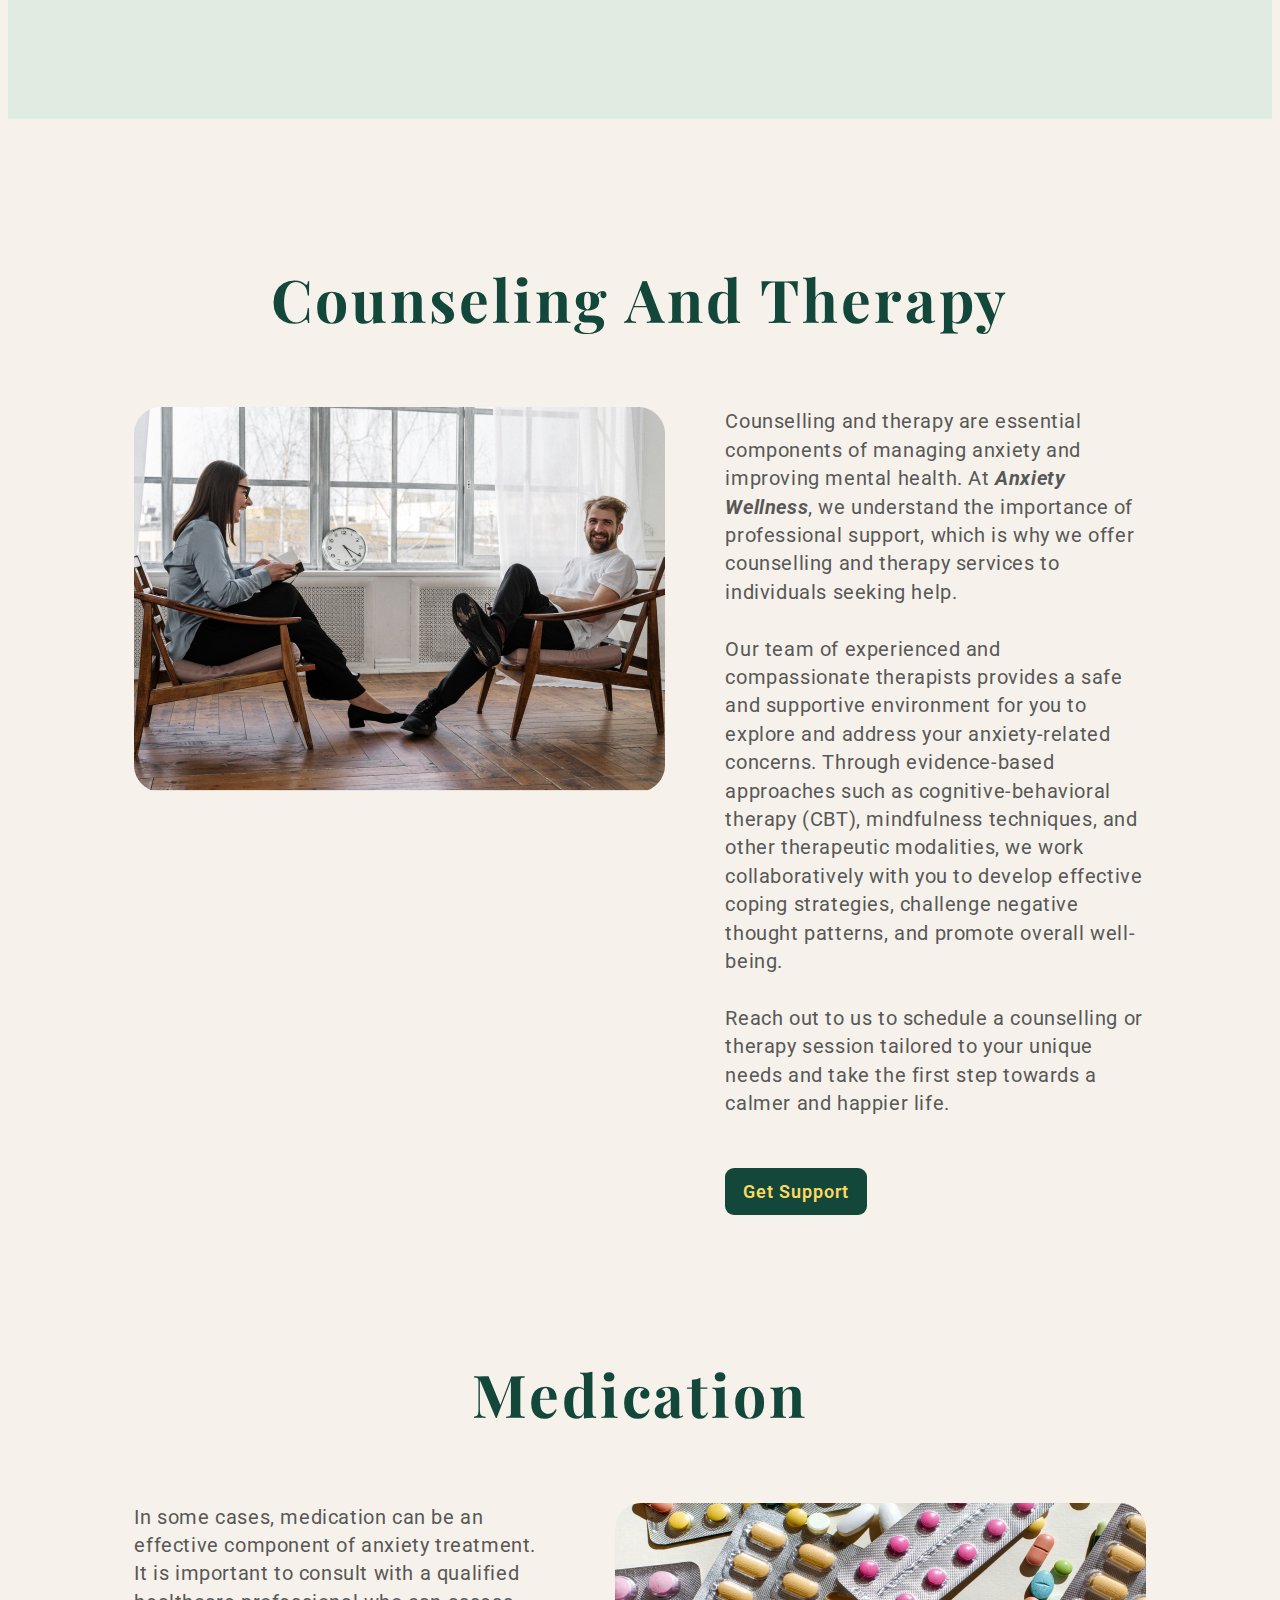
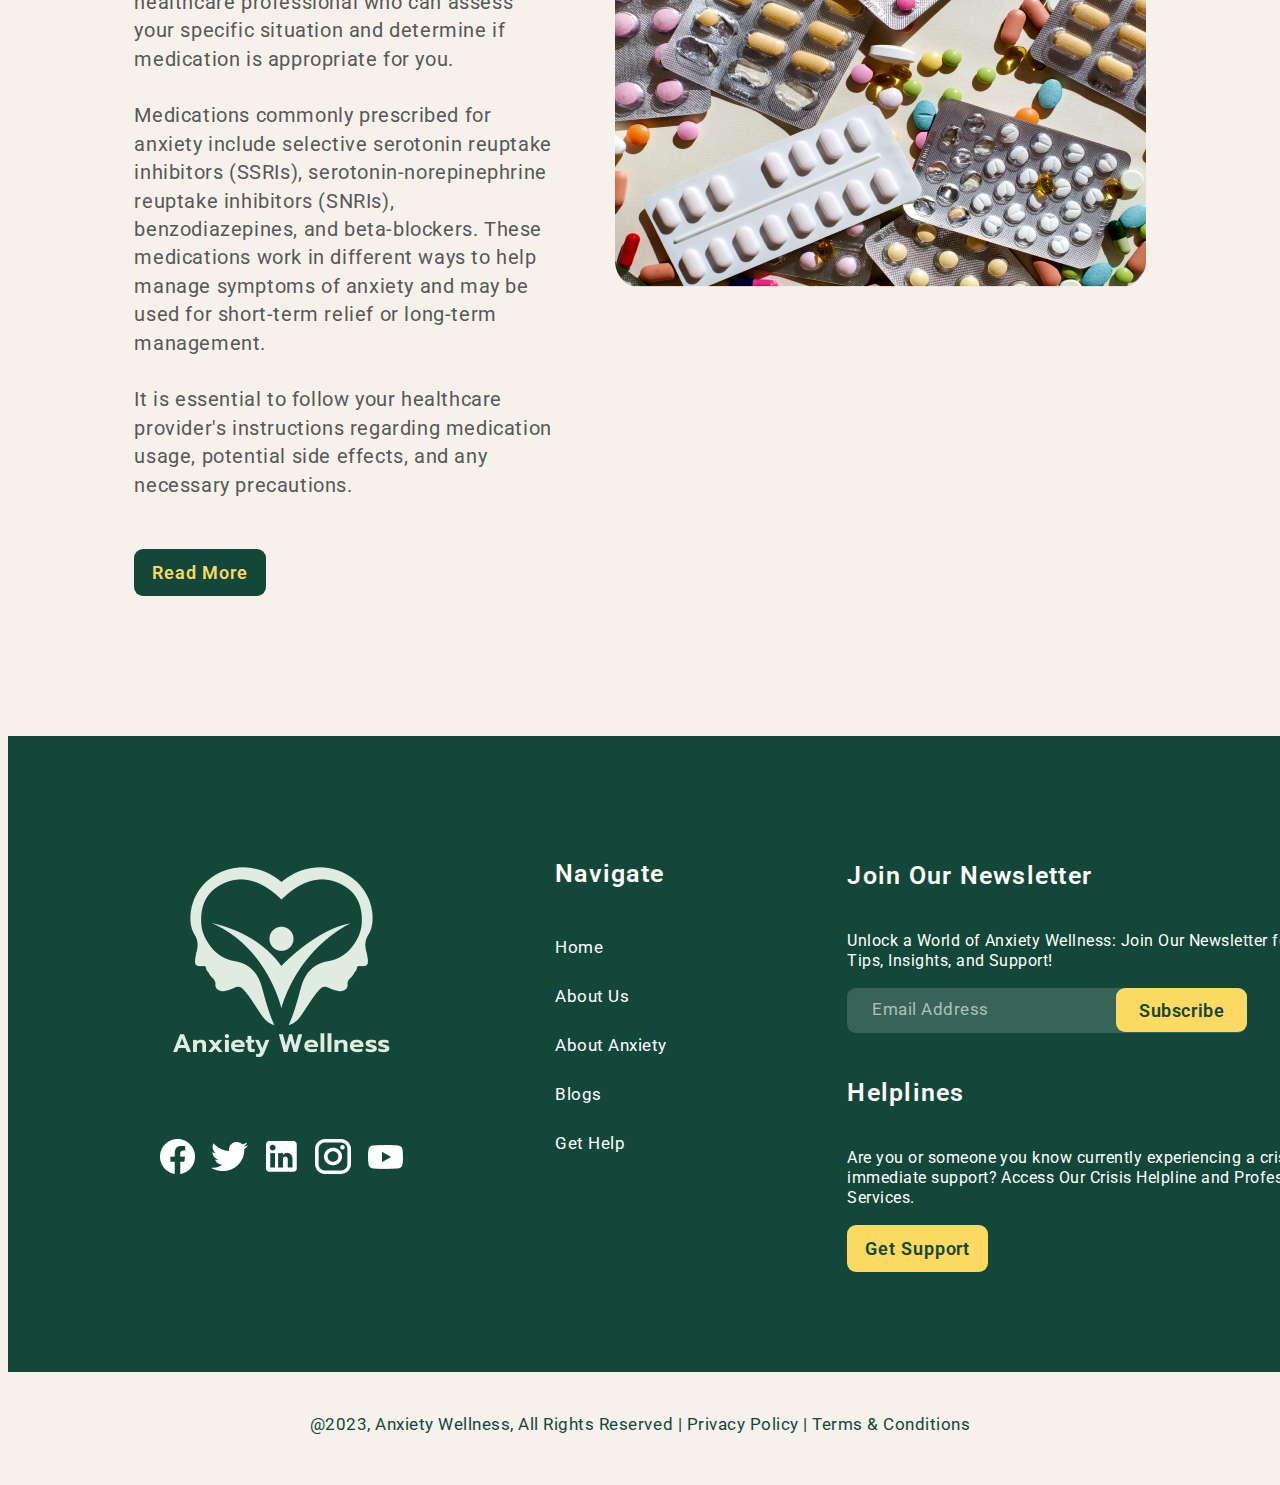
<file: Anxiety Website/anxiety.html>
<!doctype html>
<html>
<head>
<meta charset="utf-8">
<title>About anxiety</title>
<link href="style.css" rel="stylesheet" type="text/css">
<link rel="preconnect" href="https://fonts.googleapis.com">
<link rel="preconnect" href="https://fonts.gstatic.com" crossorigin>
<link href="https://fonts.googleapis.com/css2?family=Playfair+Display:ital,wght@0,400;0,500;0,600;0,700;0,800;0,900;1,400;1,500;1,600;1,700;1,800;1,900&family=Roboto:ital,wght@0,100;0,300;0,400;0,500;0,700;0,900;1,100;1,300;1,400;1,500;1,700;1,900&display=swap" rel="stylesheet">	
	
	
</head>

<body>
<!-- header---------------------------------------------------------------------------------------------->
<div class="header">
	<a href="index.html"><img src="images/header logo.png" width="324" height="77" alt=""/></a>
	<div class="header-icon">
		<a href="#"><img src="images/Fb.png" width="29" height="29" alt=""/></a>
		<a href="#"><img src="images/twitter.png" width="29" height="29" alt=""/></a>
		<a href="#"><img src="images/in.png" width="29" height="29" alt=""/></a>
		<a href="#"><img src="images/ig.png" width="29" height="29" alt=""/></a>
		<a href="#"><img src="images/yt.png" width="29" height="29" alt=""/></a>
	</div>
</div>

	
	
<!-- navbar---------------------------------------------------------------------------------------------->
<div class="navbar">
	<ul class="navbar-list">
		<li><a href="index.html">HOME</a></li>
		<li><a href="aboutus.html">ABOUT US</a></li>
		<li><a href="anxiety.html">ABOUT ANXIETY</a></li>
		<li><a href="blog.html">BLOGS</a></li>
		<li><a href="contact.html">GET HELP</a></li>	
	</ul>
</div>	
	
	
	
<!-- what is anxiety---------------------------------------------------------------------------------------------->
<div class="what-section">
  	<h1>What is Anxiety?</h1>
	<div class="what-content">
	  	<p>Anxiety is a complex emotional and physiological response to stress and perceived threats. It involves feelings of fear, unease, and worry, accompanied by physical and cognitive symptoms.<br><br>
		Different types of anxiety disorders exist, all of which can significantly impact a person's daily life. Causes of anxiety are varied and can include genetics, brain chemistry imbalances, trauma, and environmental factors.<br><br>
  		Treatment options include therapy, medication, and self-help strategies. Managing anxiety requires a comprehensive approach that addresses the underlying causes and provides tools to cope with symptoms effectively. With appropriate support, anxiety can be effectively managed, leading to improved well-being.</p>
		
		<iframe width=50% height="406"
		src="https://www.youtube.com/embed/JOKS9Bx8-Sw">
		</iframe>
	</div>
	<div class="what-buttons">
		<a href="https://www.nimh.nih.gov/health/topics/anxiety-disorders "><div class="green-button" id="read-more">Read More</div></a>
	  	<a href="https://www.anxietycanada.com/articles/test-your-knowledge-quiz/"><div class="green-button" id="quiz">Quiz</div></a>
	</div>

  
	
	
</div>
	
	
	
<!-- common signs of anxiety---------------------------------------------------------------------------------------------->
<div class="sign-section">
  <h1>Common Signs of Anxiety</h1>
  <div class="symptom-group">
	  <div class="symptom-row">
		  <div class="symptom-item"><h2>Rapid Heartbeat</h2></div>
		  <div class="symptom-item"><h2>Restlessness</h2></div>
		  <div class="symptom-item"><h2>Sleep Difficulties</h2></div>
	  </div>
	  <div class="symptom-row">
		  <div class="symptom-item"><h2>Fatigue</h2></div>
		  <div class="symptom-item"><h2>Difficulty Concentrating</h2></div>
		  <div class="symptom-item"><h2>Muscle Tension</h2></div>
	  </div>	  
  </div>
  <a href="https://screening.mhanational.org/screening-tools/anxiety/"><div class="yellow-button">Anxiety Test</div></a>
</div>

	
	
<!-- type of anxiety---------------------------------------------------------------------------------------------->
<div class="type-section">
	<h1>Types Of Anxiety Disorder</h1>
	<div class="three-column">
		<div class="column">
			<img src="images/Gad.png" width="351" height="171" alt=""/> 
			<h2>Generalized Anxiety Disorder (GAD)</h2>
			<p>GAD is characterized by excessive and persistent worry about various aspects of life, such as work, health, relationships, and everyday situations. People with GAD often struggle with controlling their worry and experience physical symptoms like restlessness, fatigue, muscle tension, and difficulty concentrating.</p>
			<a href="https://www.medicalnewstoday.com/articles/326416"><div class="underline-button">READ MORE</div></a>		
		</div>
		
		<div class="column">
			<img src="images/panic.png" width="351" height="171" alt=""/>
			<h2>Panic Disorder</h2>
			<p>Panic disorder involves recurrent and unexpected panic attacks, which are intense episodes of fear or discomfort. Panic attacks can be accompanied by physical symptoms like a racing heart, shortness of breath, chest pain and trembling. Individuals with panic disorder may develop a fear of having future panic attacks, leading to avoidance behaviors.</p>
		  <a href="https://www.medicalnewstoday.com/articles/8872"><div class="underline-button">READ MORE</div></a>		
  	  	</div>
		<div class="column">
			<img src="images/social.png" width="352" height="171" alt=""/>
			<h2>Social Anxiety Disorder</h2>
			<p>Social anxiety disorder is characterized by an intense fear of social situations, particularly those involving scrutiny or judgment from others. People with social anxiety often experience anxiety about being embarrassed, humiliated, or judged negatively. They may avoid social interactions, leading to significant distress and interference with daily life.</p>
		  <a href="https://www.medicalnewstoday.com/articles/176891"><div class="underline-button">READ MORE</div></a>		
  	  	</div>
		
	</div>
	<br><br>
	<div class="three-column">	
		<div class="column">
			<img src="images/phobias.png" width="351" height="171" alt=""/>
			<h2>Specific Phobias</h2>
			<p>Specific phobias are intense and irrational fears of specific objects, situations, or activities. Common phobias include fear of heights, animals, flying,  or certain environments. When confronted with the phobic stimulus, individuals may experience  intense anxiety . They often go to great lengths to avoid the feared object or situation.</p>
		  <a href="https://www.medicalnewstoday.com/articles/249347#types"><div class="underline-button">READ MORE</div></a>		
  	  </div>		
		
		<div class="column">
			<img src="images/ocd.png" width="351" height="171" alt=""/>
			<h2>Obsessive-Compulsive Disorder (OCD)</h2>
			<p>OCD is characterized by recurrent, intrusive thoughts or obsessions that lead to the development of repetitive behaviors or mental rituals, known as compulsions. Individuals with OCD may engage in excessive cleaning, checking, counting, or arranging to alleviate their anxiety. OCD can significantly impact daily functioning and cause distress.</p>
		  <a href="https://www.medicalnewstoday.com/articles/178508"><div class="underline-button">READ MORE</div></a>		
  	  	</div>
		
		<div class="column">
			<img src="images/ptsd.png" width="351" height="171" alt=""/>
			<h2>Post-Traumatic Stress Disorder (PTSD)</h2>
			<p>PTSD occurs following a traumatic event and involves symptoms such as intrusive memories, flashbacks, nightmares, and emotional distress related to the event. People with PTSD may also experience hypervigilance, avoidance of reminders of the trauma, and changes in mood and cognition. It can greatly affect a person's quality of life.</p>
		  <a href="https://www.medicalnewstoday.com/articles/156285"><div class="underline-button">READ MORE</div></a>		
  	  </div>			
	</div>
</div>
	


<!-- self treatment---------------------------------------------------------------------------------------------->
<div class="treatment">
	<h1>Self-treatment</h1>
	<p>Self-treatment for anxiety empowers individuals, providing immediate relief and complementing professional help. It allows personalized strategies to manage anxiety anywhere, anytime. Take control of your well-being. While self-treatment is effective for milder, short-term anxiety, severe or long-term conditions may require clinical supervision.<br><br>
	Below are some exercises and actions to cope with anxiety, including techniques for milder, more focused, or shorter-term anxiety disorders.</p>
	<ul>
		<li><h2>Getting Regular Physical Exercise</h2><br>
			Which can improve self-image and trigger the release of chemicals in the brain that stimulate positive emotions.</li>
		<br>

		<li><h2>Using Relaxation Techniques</h2><br>
			Such as deep-breathing exercises, long baths, mindfulness meditation, yoga, and resting in the dark are effective relaxation techniques for anxiety.</li><br>

		<li><h2>Eating A Balanced, Nutritious Diet</h2><br>
			Which includes nutrients such as omega-3 fatty acids, zinc, magnesium, and vitamin B.</li><br>

	  <li><h2>Getting At Least 6 Hours Of Sleep A Night</h2><br>
	  Getting a consistent and sufficient amount of sleep, at least 6 hours per night, supports overall mental well-being.</li><br>

		<li><h2>Maintaining A Support Network</h2><br>
			By talking with family members, friends, or a support group and avoiding storing up anxious feelings, as this can worsen anxiety disorders.</li>		
	</ul>
</div>

	
	
<!-- counseling---------------------------------------------------------------------------------------------->
<div class="counseling-section">
	<h1>Counseling And Therapy</h1>
	<div class="counseling-content">
		<img src="images/counseling.png" width="531" height="385" alt=""/>
		<div class="counseling-text">
			<p>Counselling and therapy are essential components of managing anxiety and improving mental health. At <b><i>Anxiety Wellness</i></b>, we understand the importance of professional support, which is why we offer counselling and therapy services to individuals seeking help.<br><br>
			Our team of experienced and compassionate therapists provides a safe and supportive environment for you to explore and address your anxiety-related concerns. Through evidence-based approaches such as cognitive-behavioral therapy (CBT), mindfulness techniques, and other therapeutic modalities, we work collaboratively with you to develop effective coping strategies, challenge negative thought patterns, and promote overall well-being.<br><br>
			Reach out to us to schedule a counselling or therapy session tailored to your unique needs and take the first step towards a calmer and happier life.</p>
			<a href="contact.html"><div class="green-button" id="counseling-button">Get Support</div></a>
		</div>
	</div>
		
</div>
	


<!-- medication---------------------------------------------------------------------------------------------->	
<div class="counseling-section">
	<h1>Medication</h1>
	<div class="counseling-content" id="medication-section">
		
		<div class="counseling-text">
			<p>In some cases, medication can be an effective component of anxiety treatment. It is important to consult with a qualified healthcare professional who can assess your specific situation and determine if medication is appropriate for you.<br><br>
			Medications commonly prescribed for anxiety include selective serotonin reuptake inhibitors (SSRIs), serotonin-norepinephrine reuptake inhibitors (SNRIs), benzodiazepines, and beta-blockers. These medications work in different ways to help manage symptoms of anxiety and may be used for short-term relief or long-term management.<br><br>
			It is essential to follow your healthcare provider's instructions regarding medication usage, potential side effects, and any necessary precautions. </p>
			<a href="https://www.medicalnewstoday.com/articles/323666"><div class="green-button" id="medication-button">Read More</div></a>
		</div>
		<img src="images/medication.png" width="531" height="385" alt=""/>
	</div>
		
</div>
	
	

<!-- footer---------------------------------------------------------------------------------------------->	
<div class="footer">
	<div class="footer-section-top">
		<div class="footer-left">
			<a href="index.html"><img id="footer-logo" src="images/footer logo.png" width="235" height="235" alt=""/></a> 
			<div class="social-icon"> 
				<a href=""><img src="images/footer fb.png" width="39" height="39" alt=""/></a>
				<a href=""><img src="images/footer twitter.png" width="39" height="39" alt=""/></a>
				<a href=""><img src="images/footer linked.png" width="39" height="39" alt=""/></a>
				<a href=""><img src="images/footer ig.png" width="39" height="39" alt=""/></a>
				<a href=""><img src="images/footer yt.png" width="39" height="39" alt=""/></a>
			</div>
		</div>
		
		<div class="footer-middle">
			<h3>Navigate</h3>
			<a href="index.html">Home</a>
			<a href="aboutus.html">About Us</a>
			<a href="anxiety.html">About Anxiety</a>
			<a href="blog.html">Blogs</a>
			<a href="contact.html">Get Help</a>
		</div>

		<div class="footer-right">
			<div class="footer-right-row">
				<h3>Join Our Newsletter</h3>
				<p>Unlock a World of Anxiety Wellness: Join Our Newsletter for Exclusive Tips, Insights, and Support!</p>
				<div class="textbox">
				<div id="email"><p>Email Address</p></div>
				<div id="subscribe"><a href="#">Subscribe</a></div>
				</div>
			</div>

			<div class="footer-right-row">
				<h3>Helplines</h3>
				<p>Are you or someone you know currently experiencing a crisis or in need of immediate support? Access Our Crisis Helpline and Professional Therapy Services.</p>
				<a href="contact.html"><div class="yellow-button">Get Support</div></a>
			</div>
		</div>
	</div>
	<div class="footer-bottom">
			<p>@2023, Anxiety Wellness, All Rights Reserved | <a href="#">Privacy Policy</a> | <a href="#">Terms &amp Conditions</a></p>
	</div>
</div>

	
	
	
	
	
	
</body>
</html>
</file>
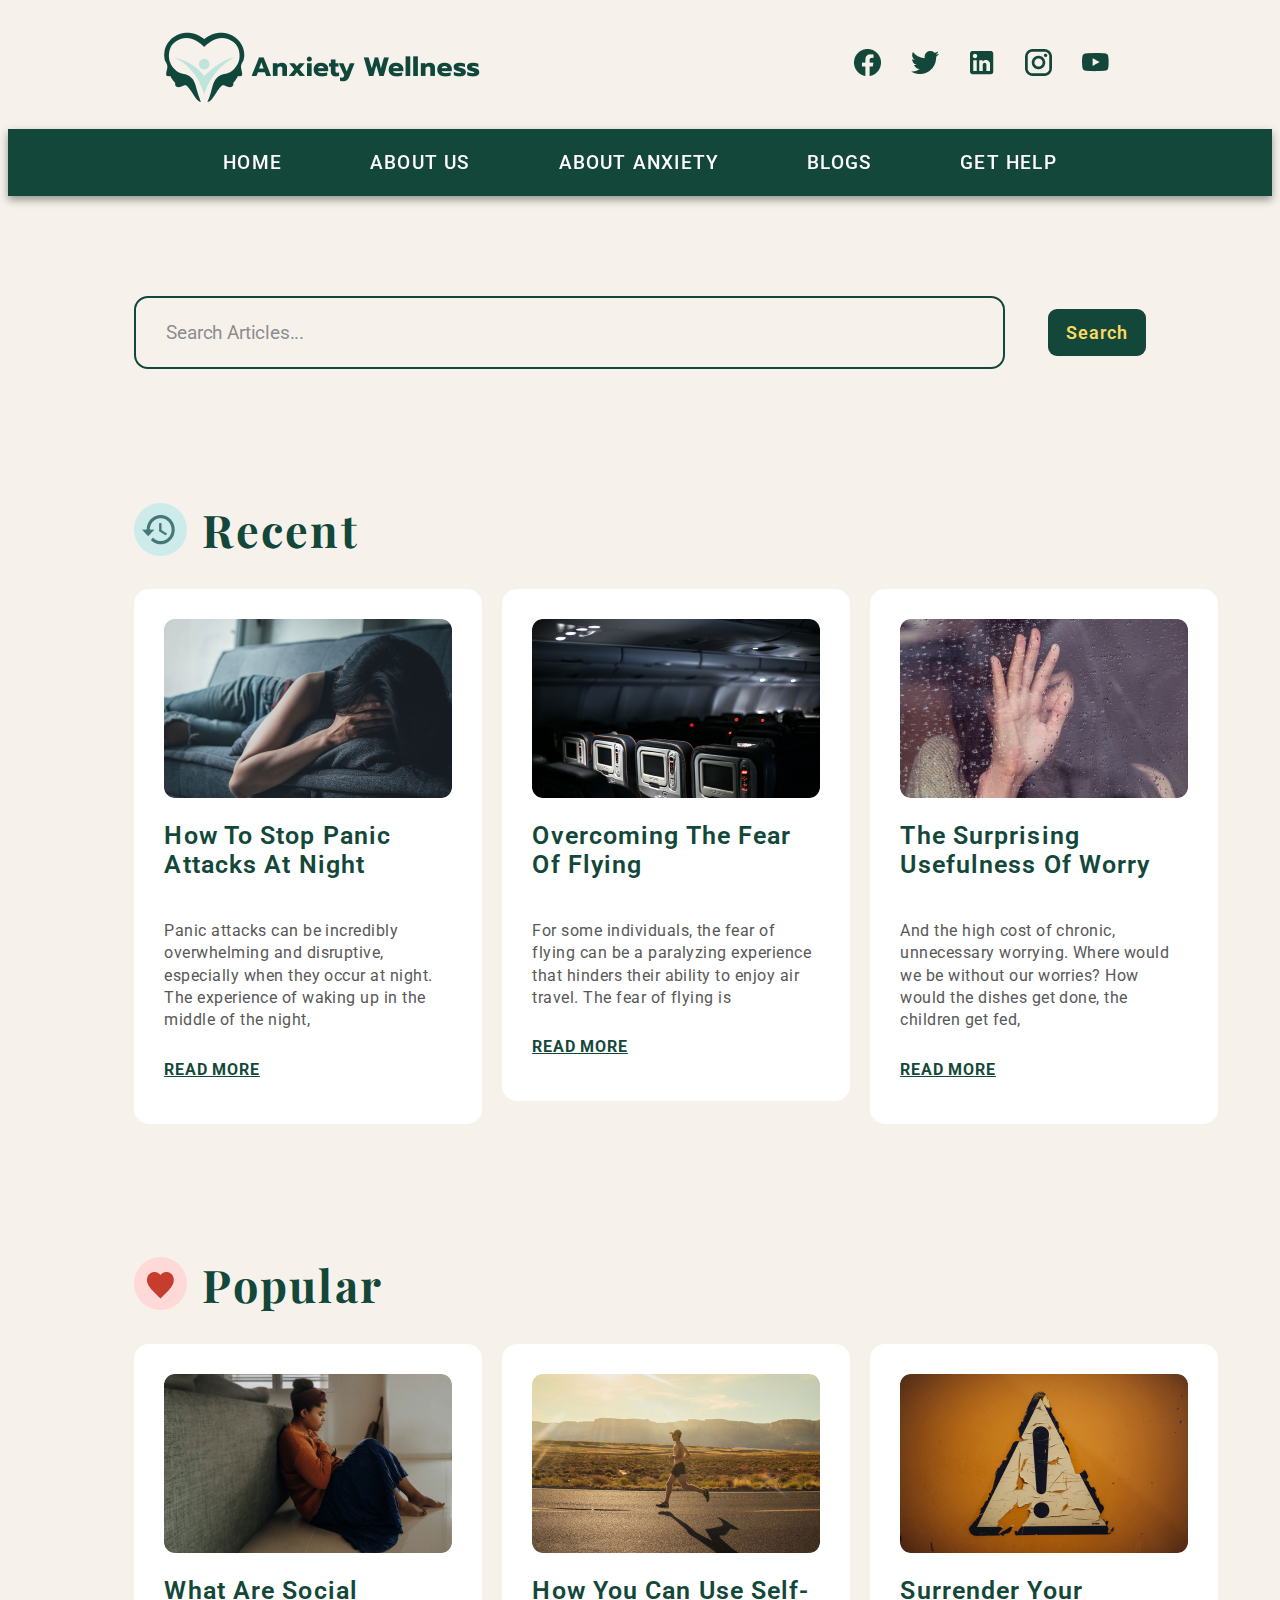
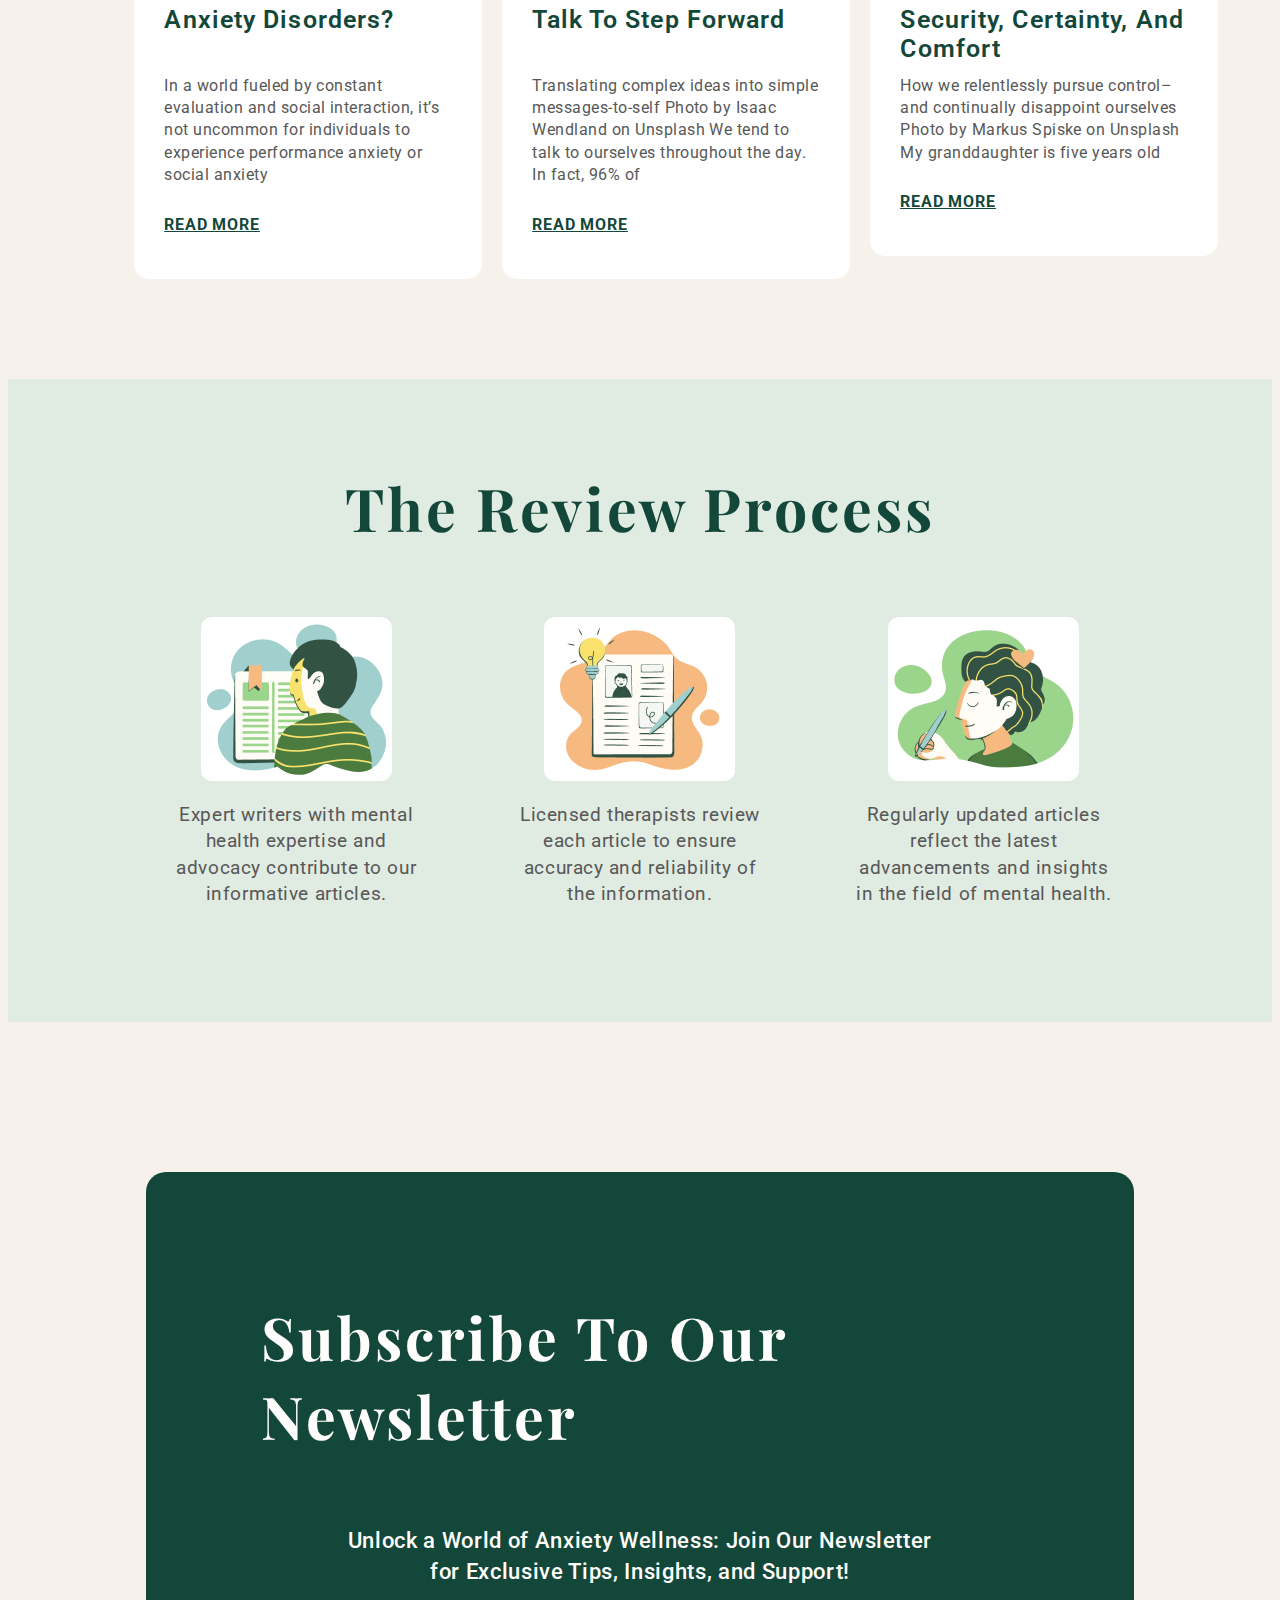
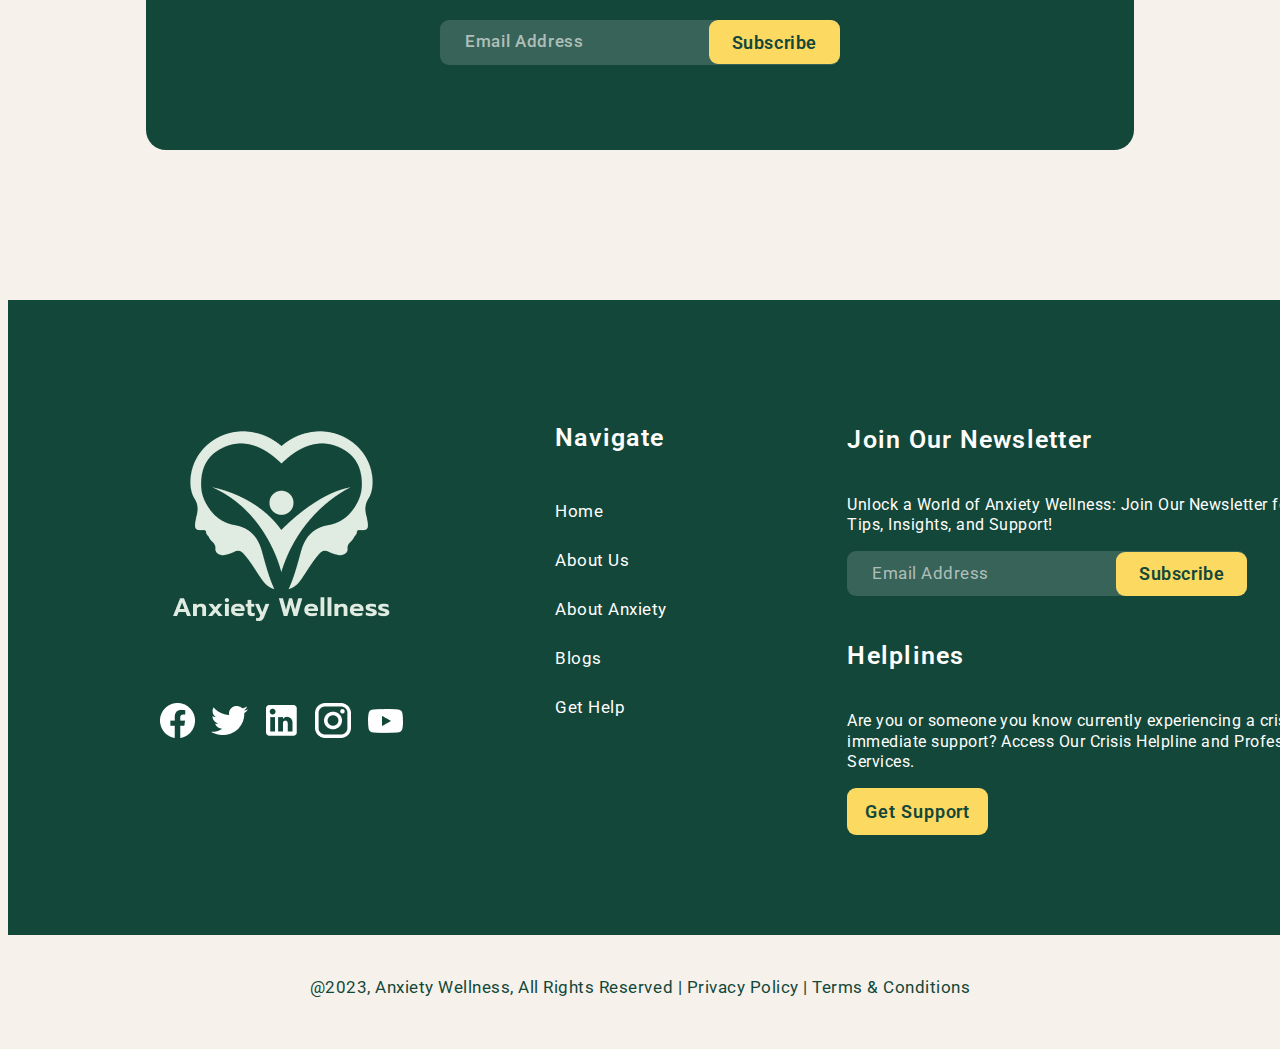
<file: Anxiety Website/blog.html>
<!doctype html>
<html>
<head>
<meta charset="utf-8">
<title>Blog</title>
<link href="style.css" rel="stylesheet" type="text/css">
<link rel="preconnect" href="https://fonts.googleapis.com">
<link rel="preconnect" href="https://fonts.gstatic.com" crossorigin>
<link href="https://fonts.googleapis.com/css2?family=Playfair+Display:ital,wght@0,400;0,500;0,600;0,700;0,800;0,900;1,400;1,500;1,600;1,700;1,800;1,900&family=Roboto:ital,wght@0,100;0,300;0,400;0,500;0,700;0,900;1,100;1,300;1,400;1,500;1,700;1,900&display=swap" rel="stylesheet">	
	
</head>

<body>
<!-- header---------------------------------------------------------------------------------------------->
<div class="header">
	<a href="index.html"><img src="images/header logo.png" width="324" height="77" alt=""/></a>
	<div class="header-icon">
		<a href="#"><img src="images/Fb.png" width="29" height="29" alt=""/></a>
		<a href="#"><img src="images/twitter.png" width="29" height="29" alt=""/></a>
		<a href="#"><img src="images/in.png" width="29" height="29" alt=""/></a>
		<a href="#"><img src="images/ig.png" width="29" height="29" alt=""/></a>
		<a href="#"><img src="images/yt.png" width="29" height="29" alt=""/></a>
	</div>
</div>

	
	
<!-- navbar---------------------------------------------------------------------------------------------->
<div class="navbar">
	<ul class="navbar-list">
		<li><a href="index.html">HOME</a></li>
		<li><a href="aboutus.html">ABOUT US</a></li>
		<li><a href="anxiety.html">ABOUT ANXIETY</a></li>
		<li><a href="blog.html">BLOGS</a></li>
		<li><a href="contact.html">GET HELP</a></li>	
	</ul>
</div>		
	
	
	
<!-- search bar---------------------------------------------------------------------------------------------->	
<div class="search-bar">
	<div class="form-field"><p>Search articles...</p></div>
	<a href="#"><div class="green-button" id="search-button">Search</div></a>
</div>
	

<!-- recent---------------------------------------------------------------------------------------------->		
<div class="recent">
	<div class="blog-header">
		<img src="images/recent.png" width="53" height="53" alt=""/> 	
		<h1>Recent</h1>
	</div>
	
	
	<div class="three-column">
		<div class="column">
	    <img src="images/recent left.png" alt=""/> 
		<h2>How to Stop Panic Attacks at Night</h2>
		<p>Panic attacks can be incredibly overwhelming and disruptive, especially when they occur at night. The experience of waking up in the middle of the night,</p>
		<a href="a"><div class="underline-button">Read More</div></a>
		</div>
		
		<div class="column">
	    <img src="images/recent middle.png" alt=""/>
		<h2>Overcoming the Fear of Flying</h2>
		<p>For some individuals, the fear of flying can be a paralyzing experience that hinders their ability to enjoy air travel. The fear of flying is</p>
		<a href="a"><div class="underline-button">Read More</div></a>
  	  </div>
		
		<div class="column">
	    <img src="images/recent right.png" alt=""/>
		<h2>The Surprising Usefulness of Worry</h2>
		<p>And the high cost of chronic, unnecessary worrying. Where would we be without our worries? How would the dishes get done, the children get fed,</p>
		<a href="a"><div class="underline-button">Read More</div></a>
  	  	</div>
	</div>
</div>
	
	
	
<!-- popular---------------------------------------------------------------------------------------------->		
<div class="popular">
	<div class="blog-header">
		<img src="images/popular.png" width="53" height="53" alt=""/> 	
		<h1>Popular</h1>
	</div>
	
	<div class="three-column">
	<div class="column">
		<img src="images/popular left.png" alt=""/>
		<h2>What Are Social Anxiety Disorders?</h2>
		<p>In a world fueled by constant evaluation and social interaction, it’s not uncommon for individuals to experience performance anxiety or social anxiety </p>
		<a href="https://anxieties.com/blog/what-are-performance-anxiety-and-social-anxiety-disorders/"><div class="underline-button">READ MORE</div></a>
	</div>

	<div class="column">
		<img src="images/popular center.png" alt=""/>
		<h2>How You Can Use Self-Talk to Step Forward</h2>
		<p>Translating complex ideas into simple messages-to-self Photo by Isaac Wendland on Unsplash We tend to talk to ourselves throughout the day. In fact, 96% of</p>
		<a href="https://anxieties.com/blog/how-you-can-use-self-talk-to-step-forward/"><div class="underline-button">READ MORE</div></a>
	</div>

	<div class="column">
		<img src="images/popular right.png"alt=""/>
		<h2>Surrender Your Security, Certainty, and Comfort</h2>
		<p>How we relentlessly pursue control–and continually disappoint ourselves Photo by Markus Spiske on Unsplash My granddaughter is five years old </p>
		<a href="https://anxieties.com/blog/surrender-your-security-certainty-and-comfort/"><div class="underline-button">READ MORE</div></a>
	</div>
	</div>
</div>
		
	
	
<!-- review process---------------------------------------------------------------------------------------------->			
<div class="review-section">
	<h1>The Review Process</h1>
	<div class="three-column">
		<div class="column">
			<img src="images/review left.png" width="191" height="164" alt=""/>
		  	<p>Expert writers with mental health expertise and advocacy contribute to our informative articles.</p>
		</div>
		<div class="column">
			<img src="images/review middle.png" width="191" height="164" alt=""/>
			<p>Licensed therapists review each article to ensure accuracy and reliability of the information.</p>
		</div>
		<div class="column">
			 <img src="images/review right.png" width="191" height="164" alt=""/>
			 <p>Regularly updated articles reflect the latest advancements and insights in the field of mental health.</p>
		</div>
	</div>
</div>
	

	
<!-- subscribe---------------------------------------------------------------------------------------------->
<div class="subscribe-section">
	<h1>Subscribe to our Newsletter</h1>
	<p>Unlock a World of Anxiety Wellness: Join Our Newsletter<br>for Exclusive Tips, Insights, and Support!</p>
	<div class="textbox">
		<div id="email"><p>Email Address</p></div>
		<div id="subscribe"><a href="#">Subscribe</a></div>
	</div>
</div>

	
	
	
<!-- footer---------------------------------------------------------------------------------------------->	
<div class="footer">
	<div class="footer-section-top">
		<div class="footer-left">
			<a href="index.html"><img id="footer-logo" src="images/footer logo.png" width="235" height="235" alt=""/></a> 
			<div class="social-icon"> 
				<a href=""><img src="images/footer fb.png" width="39" height="39" alt=""/></a>
				<a href=""><img src="images/footer twitter.png" width="39" height="39" alt=""/></a>
				<a href=""><img src="images/footer linked.png" width="39" height="39" alt=""/></a>
				<a href=""><img src="images/footer ig.png" width="39" height="39" alt=""/></a>
				<a href=""><img src="images/footer yt.png" width="39" height="39" alt=""/></a>
			</div>
		</div>
		
		<div class="footer-middle">
			<h3>Navigate</h3>
			<a href="index.html">Home</a>
			<a href="aboutus.html">About Us</a>
			<a href="anxiety.html">About Anxiety</a>
			<a href="blog.html">Blogs</a>
			<a href="contact.html">Get Help</a>
		</div>

		<div class="footer-right">
			<div class="footer-right-row">
				<h3>Join Our Newsletter</h3>
				<p>Unlock a World of Anxiety Wellness: Join Our Newsletter for Exclusive Tips, Insights, and Support!</p>
				<div class="textbox">
				<div id="email"><p>Email Address</p></div>
				<div id="subscribe"><a href="#">Subscribe</a></div>
				</div>
			</div>

			<div class="footer-right-row">
				<h3>Helplines</h3>
				<p>Are you or someone you know currently experiencing a crisis or in need of immediate support? Access Our Crisis Helpline and Professional Therapy Services.</p>
				<a href="contact.html"><div class="yellow-button">Get Support</div></a>
			</div>
		</div>
	</div>
	<div class="footer-bottom">
			<p>@2023, Anxiety Wellness, All Rights Reserved | <a href="#">Privacy Policy</a> | <a href="#">Terms &amp Conditions</a></p>
	</div>
</div>
	
	
	
	
	
	
	
	
</body>
</html>
</file>
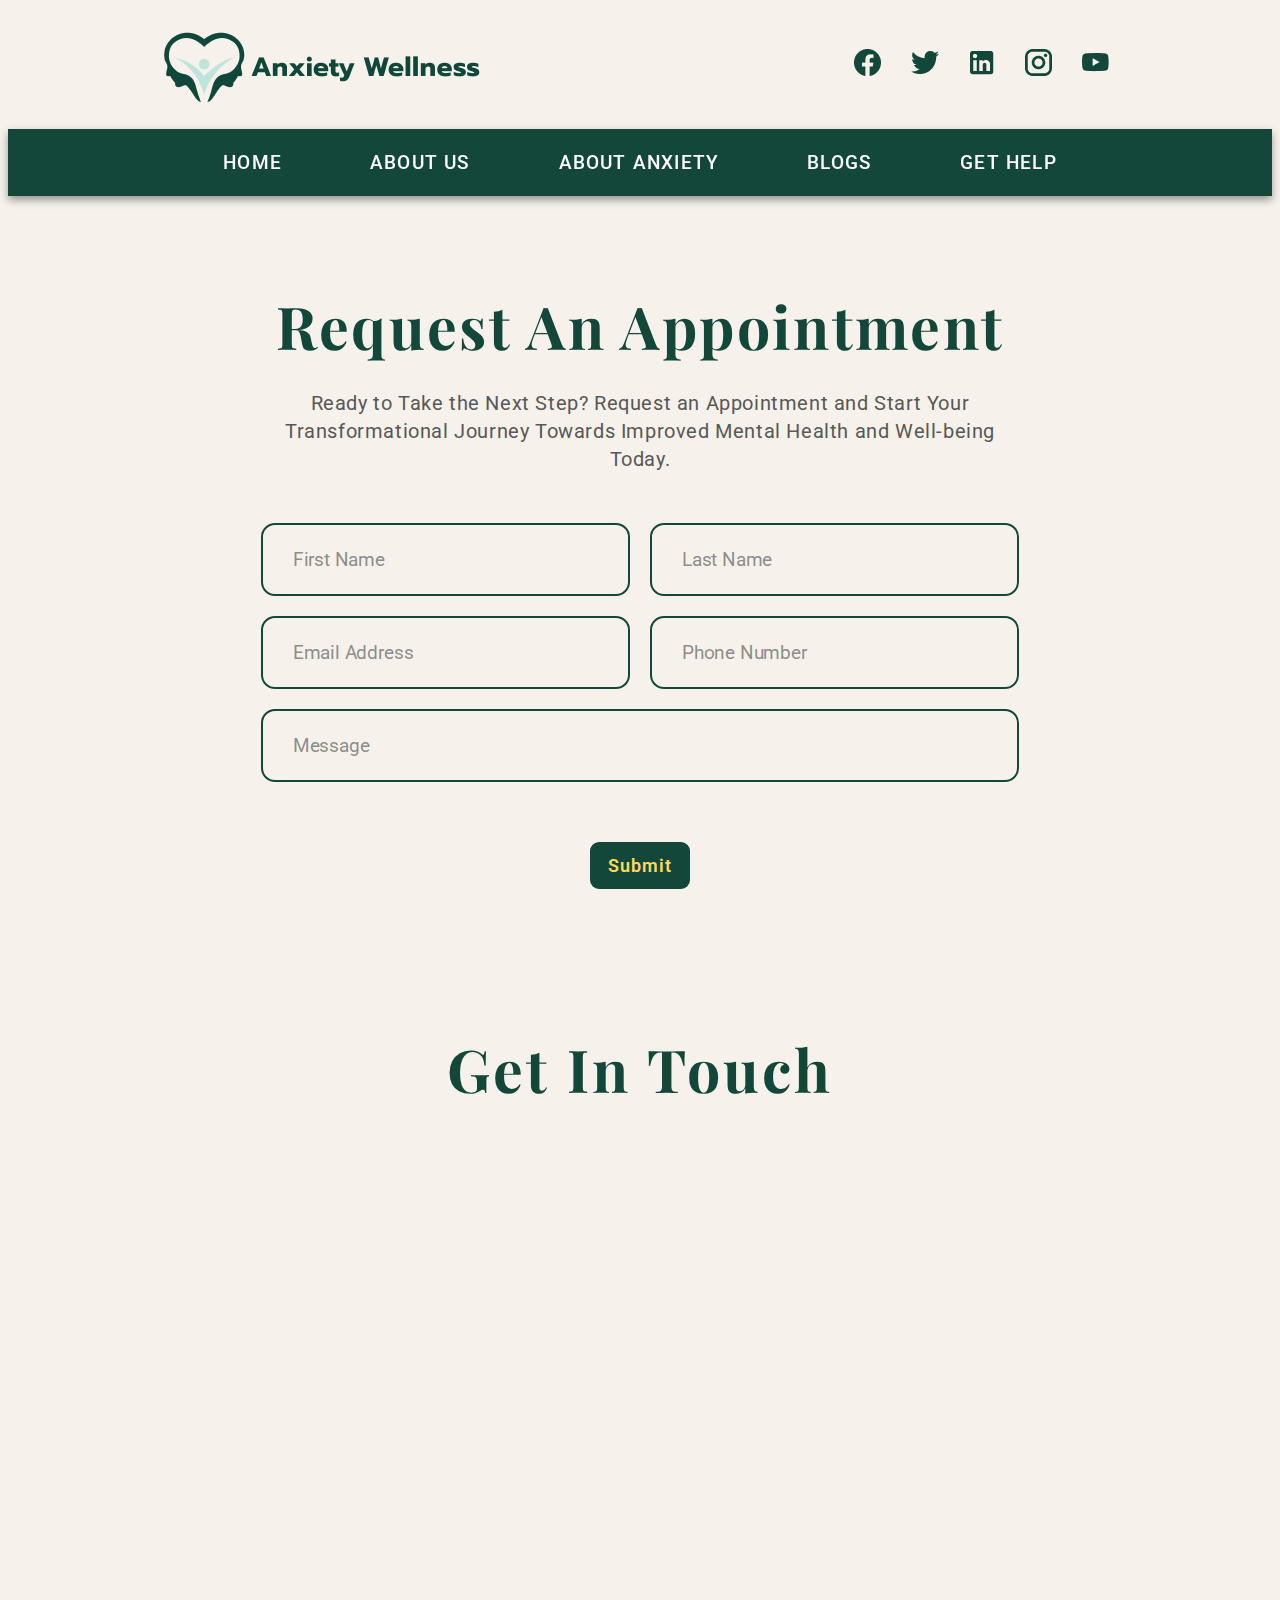
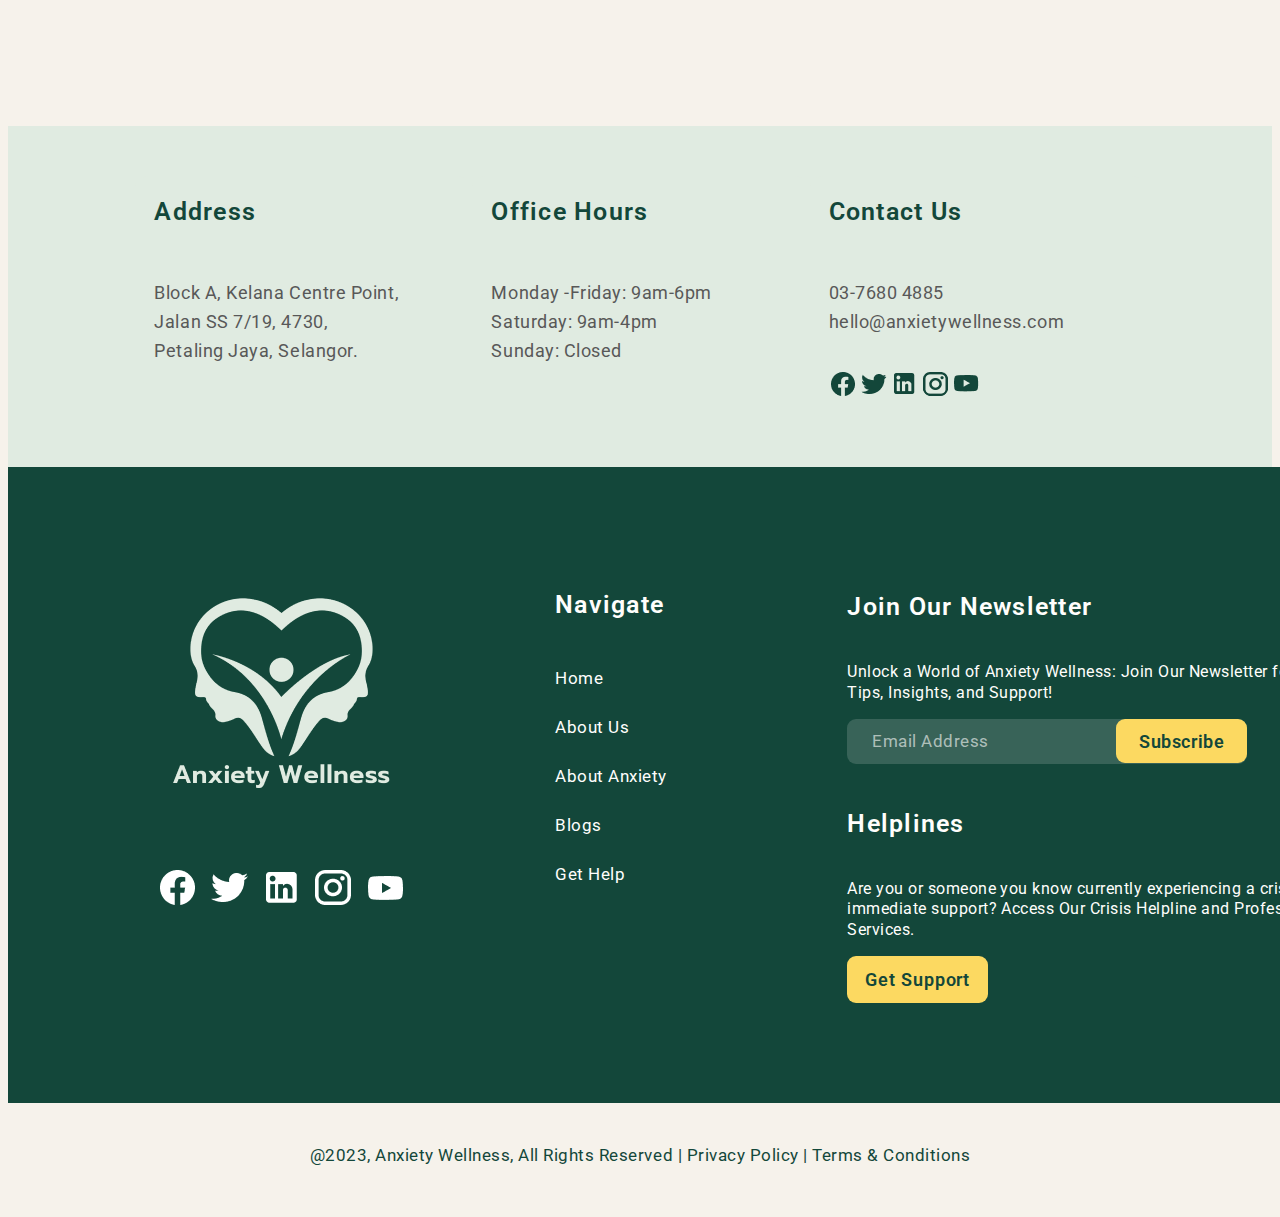
<file: Anxiety Website/contact.html>
<!doctype html>
<html>
<head>
<meta charset="utf-8">
<title>Get Help</title>
<link href="style.css" rel="stylesheet" type="text/css">
<link rel="preconnect" href="https://fonts.googleapis.com">
<link rel="preconnect" href="https://fonts.gstatic.com" crossorigin>
<link href="https://fonts.googleapis.com/css2?family=Playfair+Display:ital,wght@0,400;0,500;0,600;0,700;0,800;0,900;1,400;1,500;1,600;1,700;1,800;1,900&family=Roboto:ital,wght@0,100;0,300;0,400;0,500;0,700;0,900;1,100;1,300;1,400;1,500;1,700;1,900&display=swap" rel="stylesheet">	
	
</head>

<body>
<!-- header---------------------------------------------------------------------------------------------->
<div class="header">
	<a href="index.html"><img src="images/header logo.png" width="324" height="77" alt=""/></a>
	<div class="header-icon">
		<a href="#"><img src="images/Fb.png" alt=""/></a>
		<a href="#"><img src="images/twitter.png"  alt=""/></a>
		<a href="#"><img src="images/in.png"  alt=""/></a>
		<a href="#"><img src="images/ig.png"  alt=""/></a>
		<a href="#"><img src="images/yt.png" alt=""/></a>
	</div>
</div>

	
	
<!-- navbar---------------------------------------------------------------------------------------------->
<div class="navbar">
	<ul class="navbar-list">
		<li><a href="index.html">HOME</a></li>
		<li><a href="aboutus.html">ABOUT US</a></li>
		<li><a href="anxiety.html">ABOUT ANXIETY</a></li>
		<li><a href="blog.html">BLOGS</a></li>
		<li><a href="contact.html">GET HELP</a></li>	
	</ul>
</div>	
	


<!-- request appointment ---------------------------------------------------------------------------------------------->
<div class="request-section">
	<div class="request-text">
		<h1>Request An Appointment</h1>
		<p>Ready to Take the Next Step? Request an Appointment and Start Your Transformational Journey Towards Improved Mental Health and Well-being Today.</p>
	</div>
	
	
	<div class="request-form">
		<div class="form-row">
			<div class="form-field"><p>First Name</p></div>
			<div class="form-field"><p>Last Name</p></div>
		</div>
		
		<div class="form-row">
			<div class="form-field"><p>Email Address</p></div>
			<div class="form-field"><p>Phone Number</p></div>
		</div>
		
		<div class="form-row">
			<div class="form-field"><p>Message</p></div>
		</div>
		
	</div>
	
	<a href="#"><div class="green-button">Submit</div></a>
</div>


<!-- get in touch ---------------------------------------------------------------------------------------------->
<div class="contact-section">
	<div class="map-section">
		<h1>Get In Touch</h1>
		<iframe src="https://www.google.com/maps/embed?pb=!1m18!1m12!1m3!1d3983.9837906175517!2d101.58900797462057!3d3.098966896876631!2m3!1f0!2f0!3f0!3m2!1i1024!2i768!4f13.1!3m3!1m2!1s0x31cc4d3cc56b4731%3A0xc735a57b522fa1e!2sProcess%20Psychology%20Center!5e0!3m2!1sen!2smy!4v1689249073767!5m2!1sen!2smy" width=100% height="579" style="border:0;" allowfullscreen="" loading="lazy" referrerpolicy="no-referrer-when-downgrade"></iframe>
	</div>
	
	
	<div class="contact-three-column">
		<div class="column">
			<h2>Address</h2>
			<p>Block A, Kelana Centre Point, <br>
				Jalan SS 7/19, 4730, <br>
				Petaling Jaya, Selangor.</p>
		</div>
		<div class="column">
			<h2>Office Hours</h2>
			<p>Monday -Friday: 9am-6pm<br>
				Saturday: 9am-4pm<br>
				Sunday: Closed</p>
		</div>
		<div class="column">
			<h2>Contact Us</h2>
			<p>03-7680 4885<br>
				hello@anxietywellness.com<br></p>
			<div class="social-icon">
				<ul>
				<a href="#"><img src="images/contact-fb.png"  alt=""/></a>
				<a href="#"><img src="images/contact-twitter.png"  alt=""/></a>
				<a href="#"><img src="images/contact-in.png"  alt=""/></a>
				<a href="#"><img src="images/contact-ins.png"  alt=""/></a>
				<a href="#"><img src="images/contact-yt.png"  alt=""/></a>
				</ul>
			</div>
		</div>
	</div>
</div>
	


<!-- footer---------------------------------------------------------------------------------------------->	
<div class="footer">
	<div class="footer-section-top">
		<div class="footer-left">
			<a href="index.html"><img id="footer-logo" src="images/footer logo.png" width="235" height="235" alt=""/></a> 
			<div class="social-icon"> 
				<a href=""><img src="images/footer fb.png" width="39" height="39" alt=""/></a>
				<a href=""><img src="images/footer twitter.png" width="39" height="39" alt=""/></a>
				<a href=""><img src="images/footer linked.png" width="39" height="39" alt=""/></a>
				<a href=""><img src="images/footer ig.png" width="39" height="39" alt=""/></a>
				<a href=""><img src="images/footer yt.png" width="39" height="39" alt=""/></a>
			</div>
		</div>
		
		<div class="footer-middle">
			<h3>Navigate</h3>
			<a href="index.html">Home</a>
			<a href="aboutus.html">About Us</a>
			<a href="anxiety.html">About Anxiety</a>
			<a href="blog.html">Blogs</a>
			<a href="contact.html">Get Help</a>
		</div>

		<div class="footer-right">
			<div class="footer-right-row">
				<h3>Join Our Newsletter</h3>
				<p>Unlock a World of Anxiety Wellness: Join Our Newsletter for Exclusive Tips, Insights, and Support!</p>
				<div class="textbox">
				<div id="email"><p>Email Address</p></div>
				<div id="subscribe"><a href="#">Subscribe</a></div>
				</div>
			</div>

			<div class="footer-right-row">
				<h3>Helplines</h3>
				<p>Are you or someone you know currently experiencing a crisis or in need of immediate support? Access Our Crisis Helpline and Professional Therapy Services.</p>
				<a href="contact.html"><div class="yellow-button">Get Support</div></a>
			</div>
		</div>
	</div>
	<div class="footer-bottom">
			<p>@2023, Anxiety Wellness, All Rights Reserved | <a href="#">Privacy Policy</a> | <a href="#">Terms &amp Conditions</a></p>
	</div>
</div>
	
	
	
	
	
	
	
	
	
</body>
</html>
</file>
<file: Anxiety Website/style.css>
@charset "utf-8";
/* CSS Document */

body{
	font-family: 'Roboto', sans-serif;
	background-color: #F6F2EB;
}


.header{
	background-color: #F6F2EB;
	padding: 20px 150px;
}

.header-icon{
	float: right;
	padding: 20px 0;
	
}

.header-icon a{
	padding: 0 12px;
}


.navbar{
	background-color: #13473A;
	filter: drop-shadow(0px 4px 4px rgba(0, 0, 0, 0.39));
	
}

.navbar-list{
	display: flex;
	justify-content:center;
    align-items:center;
	list-style-type: none;
	margin: 0 auto;
	padding: 0 150px;
	overflow: hidden;
	
}

.navbar-list li{
	float: none;
	text-align: center;

}

.navbar-list li a{
	display: block;
	text-align: center;
	padding: 22px 44px;
	text-decoration: none;
	font-size: 19px;
	color: #FFFEFC;
	font-weight: 500;
	letter-spacing: 1.2px;
}

.navbar-list li a:hover{
	background-color: #609966;
	color: white;
}

.navbar-list li a:hover {
  transition-duration: 0.4s;

}


.hero-section{
	background-image: url('../Anxiety Website/images/hero image.png');
	background-repeat: no-repeat;
	background-size: 100% auto;
	padding: 64px 0px 570px 0px;
	display: flex;
	flex-direction: column;
	align-items: center;
}

.hero-section h1{
	font-family: Playfair Display;
	font-size: 59px;
	font-style: normal;
	font-weight: 700;
	line-height: normal;
	letter-spacing: 2.78px;
	text-transform: capitalize;
	color: #13473A;
}
.subhead {
	color: #13473A;
	text-align: center;
	font-size: 20px;
	font-weight: 400;
	line-height: normal;
	letter-spacing: 0.4px;
	margin-top: -5px;
}

.green-button{
	border-radius: 9px;
	background-color: #13473A;
	color: #FCD961;
	padding: 13px 18px;
	display: inline-block;
	font-weight:600;
	font-size: 18px;
	letter-spacing: 1px;
	margin-top: 30px;
	
}

.green-button {
  transition-duration: 0.4s;
}

.green-button:hover {
  background-color: #609966;
  color: white;
}

.about-us-background{
	background-color: white;
	display: inline-flex;
	flex-direction: column;
	justify-content: center;
	align-items: center;
	width: 100%;
}

.about-us{
	display: inline-flex;
	padding: 76px 76px 105px 76px;
	width: 60%;
	margin: 140px auto;
	border-radius: 20px;
	background: #E0EBE1;
	
	display: flex;
	width: 937px;
	align-items: center;
	gap: 85px;

}

.about-us-left{
	display: flex;
	flex-direction: column;
	align-items: flex-start;
	gap: 40px;
}

.about-us-left h1{
	color: #13473A;
	font-family: Playfair Display;
	font-size: 59px;
	font-style: normal;
	font-weight: 700;
	line-height: normal;
	letter-spacing: 2.95px;
	text-transform: capitalize;
}

.about-us-left p{
	color: #585858;
	font-size: 18px;
	letter-spacing: 0.4px;
	margin-top: -30px
}

.yellow-button{
	border-radius: 9px;
	background-color: #FCD961;
	color: #13473A;
	padding: 13px 18px;
	display: inline-block;
	font-weight: 600;
	font-size: 18px;
	letter-spacing: 0.9px;
	
}

.yellow-button {
  transition-duration: 0.4s;
}

.yellow-button:hover {
  background-color: #609966;
  color: white;
}

.blog{
	display: flex;
	width: 80%;
	margin: 120px auto;
	flex-direction: column;
	align-items: center;
	gap: 50px; 
}

.blog h1{
	color: #13473A;
	font-family: Playfair Display;
	font-size: 59px;
	font-style: normal;
	font-weight: 700;
	line-height: normal;
	letter-spacing: 2.95px;
	text-transform: capitalize;
}

.blog-horizontal{
	display: flex;
	align-items: center;
	align-self: stretch;
	border-radius: 15px;
	background: #FFFEFC;
}

.blog-horizontal img{
	flex: 1 0 0;
	border-radius: 15px;
	object-fit: cover;
	align-self: stretch;
}

.blog-horizontal-right{
	display: flex;
	padding: 50px;
	flex-direction: column;
	align-items: flex-start;
	flex: 1 0 0;
}

.blog-horizontal-right h3{
	align-self: stretch;
	color: #13473A;
	font-size: 25px;
	font-weight: 600;
	letter-spacing: 1.3px;
	text-transform: capitalize;
}

.blog-horizontal-right p{
	align-self: stretch;
	color: #585858;
	line-height: 140.5%; /* 22.48px */
	letter-spacing: 0.48px;
	margin-bottom: 30px;
}

.underline-button{
	color: #13473A;
	font-weight: 700;
	letter-spacing: 0.8px;
	text-decoration-line: underline;
	text-transform: uppercase;
	padding-top: 10px;
}

.underline-button:hover{
	color:#609966
}

.underline-button {
  transition-duration: 0.4s;
}

.three-column{
	display: flex;
	align-items: flex-start;
	gap: 20px;
	align-self: stretch;
	
}

.column{
	display: flex;
	padding: 30px 30px 45px 30px;
	flex-direction: column;
	align-items: flex-start;
	gap: 2px;
	flex: 1 0 0;
	border-radius: 15px;
	background: #FFF;
}


.column img{
	flex: 1 0 0;
	align-self: stretch;
	object-fit: cover;
	border-radius: 11px;
}

.review-section h2{
	align-self: center;
	text-align: center;
}

.column h2{
	height: 60px;
	flex-shrink: 0;
	align-self: stretch;
	color: #13473A;
	font-size: 25px;
	font-weight: 600;
	letter-spacing: 1.1px;
	text-transform: capitalize;
}

.column p{
	align-self: stretch;
	color: #585858;
	font-size: 16px;
	font-weight: 400;
	line-height: 140.5%; /* 22.48px */
	letter-spacing: 0.48px;
}

.subscribe-section{
	display: flex;
	padding: 85px 115px;
	flex-direction: column;
	align-items: center;
	gap: 10px;
	border-radius: 20px;
	background: #13473A;
	margin: 150px auto;
	width: 60%;
}

.subscribe-section h1{
	color: #FFFEFC;
	font-family: Playfair Display;
	font-size: 59px;
	font-style: normal;
	font-weight: 700;
	line-height: normal;
	letter-spacing: 2.95px;
	text-transform: capitalize;
}

.subscribe-section p{
	color: #FFFEFC;
	text-align: center;
	font-size: 22px;
	font-weight: 500;
	line-height: 140.5%; /* 30.91px */
	letter-spacing: 0.66px;
}


.textbox{
	background: #386358;
	width: 400px;
	display: flex;
	justify-content:center;
    align-items:center;
	height: 45px;
	border-radius: 9px;
}

#email{
	width: 70%;
	font-weight: 300;
	color:#848484;
}

#email p{
	color: rgba(255, 254, 252, 0.60);
	text-align: left;
	padding: 25px;
	font-size: 17px;
}

#subscribe{
	width: 30%;
	height: 28px;
	
	padding: 8px 8px;
	background-color: #FCD961;
	display: inline-block;
	text-align: center;
	border-radius: 9px;
	
	display: flex;
	justify-content:center;
    align-items:center;
	
}

#subscribe a{
	color: #13473A;
	font-family: Roboto;
	font-size: 18px;
	font-weight: 600;
	letter-spacing: 0.6px;
	text-transform: capitalize;
	text-decoration: none;
	
}

.footer-section-top{
	display: inline-flex;
	padding: 100px 150px;
	align-items: flex-start;
	gap: 150px;
	background: #13473A;
}

.footer-left{
	display: flex;
	flex-direction: column;
	align-items: center;
	gap: 62px;
}

.social-icon{
	display: flex;
	width: 247px;
	justify-content: space-between;
	align-items: center;
}

.footer-middle{
	display: flex;
	flex-direction: column;
	align-items: flex-start;
	gap: 24px;
	width: 300px;
	line-height: 25px;
}

.footer-middle h3{
	color: #FFFEFC;
	font-size: 25px;
	font-weight: 600;
	letter-spacing: 1.25px;
}

.footer-middle a{
	color: #FFFEFC;
	font-size: 17px;
	font-style: normal;
	letter-spacing: 0.51px;
	text-decoration: none;
}


.footer-right{
	display: flex;
	flex-direction: column;
	align-items: flex-start;
	gap: 20px;
}

.footer-right-row{
	display: flex;
	flex-direction: column;
	align-items: flex-start;
	align-self: stretch;
}

.footer-right-row h3{
	color: #FFFEFC;
	font-size: 25px;
	font-weight: 600;
	letter-spacing: 1.25px;

}

.footer-right-row p{
	color: #FFFEFC;
	font-weight: 400;
	line-height: 127%; /* 20.32px */
	letter-spacing: 0.48px;
	
}

.footer-bottom{
	display: flex;
	padding: 24px;
	justify-content: center;
	align-items: center;
	gap: 4px;
	align-self: stretch;
}

.footer-bottom p{
	color: #13473A;
	text-align: center;
	font-family: Roboto;
	font-size: 17px;
	font-style: normal;
	font-weight: 400;
	line-height: 140.5%; /* 23.885px */
	letter-spacing: 0.51px;
	text-decoration: none;
}

.footer-bottom p a {
	color: #13473A;
	text-align: center;
	font-family: Roboto;
	font-size: 17px;
	font-style: normal;
	font-weight: 400;
	line-height: 140.5%; /* 23.885px */
	letter-spacing: 0.51px;
	text-decoration: none;
}

.request-section{
	display: flex;
	flex-direction: column;
	align-items: center;
	gap: 30px;
	width: 60%;
	margin: 50px auto;
}

.request-text{
	display: flex;
	flex-direction: column;
	align-items: center;
}

.request-text h1{
	color: #13473A;
	text-align: center;
	font-family: Playfair Display;
	font-size: 59px;
	font-weight: 700;
	letter-spacing: 2.36px;
	text-transform: capitalize;
}

.request-text p{
	color: #585858;
	text-align: center;
	font-size: 20px;
	font-weight: 400;
	line-height: 140.5%; /* 28.1px */
	letter-spacing: 0.6px;
	margin-top: -15px;
}

.request-form{
	display: flex;
flex-direction: column;
align-items: flex-start;
gap: 20px;
width: 100%;
}

.form-row{
	display: flex;
align-items: flex-start;
gap: 20px;
align-self: stretch;
	width: 100%;
}

.form-field{
	display: flex;
	padding: 4px 30px;
	align-items: center;
	flex: 1 0 0;
	border-radius: 14px;
	border: 2px solid #13473A;
	width: 100%;
}

.form-field p{
	color: rgba(138, 138, 138, 0.97);
	text-align: center;
	font-size: 19px;
	font-weight: 400;
	letter-spacing: -0.19px;
	text-transform: capitalize;
}

.map-section{
	display: inline-flex;
flex-direction: column;
align-items: center;
	width: 100%;
	margin-top: 50px
}

.map-section h1{
	color: #13473A;
	font-family: Playfair Display;
	font-size: 59px;
	font-style: normal;
	font-weight: 700;
	line-height: normal;
	letter-spacing: 2.95px;
	text-transform: capitalize;
}


.contact-three-column{
	display: flex;
	align-items: flex-start;
	background-color: #E0EBE1;
	padding: 50px 10%;
	margin: 0px auto;
}

.contact-three-column .column{
	background-color: #E0EBE1;
	padding: 0px;
	padding-left: 20px;
	width: auto;
	display: inline-block;
}

.contact-three-column .column p{
	color: #585858;
	font-family: Roboto;
	font-size: 18px;
	font-style: normal;
	font-weight: 400;
	line-height: 163.5%; /* 29.43px */
	letter-spacing: 0.54px;
	width: auto;
}

.contact-three-column .column h2{
	color: #13473A;
	font-family: Roboto;
	font-size: 25px;
	font-style: normal;
	font-weight: 600;
	line-height: normal;
	letter-spacing: 1.25px;
	text-transform: capitalize;
}

.contact-three-column .column ul{
	padding-inline-start: 0px
}


.search-bar {
	display: flex;
	align-items: center;
	gap: 43px;
	width: 80%;
	margin: 100px auto;
}

#search-button {
	margin-top: auto;
}


.blog-header{
	display: inline-flex;
	align-items: center;
	gap: 15px;
}

.blog-header h1{
	color: #13473A;
	font-family: Playfair Display;
	font-size: 45px;
	font-weight: 700;
	letter-spacing: 2.25px;
	text-transform: capitalize;
}

.recent{
	width: 80%;
	margin: 100px auto;
}

.popular{
	width: 80%;
	margin: 100px auto;
}

.review-section{
	background: #E0EBE1;
	padding: 50px 10%;
	display: flex;
	flex-direction: column;
	align-items: center;
}

.review-section h1{
	color: #13473A;
	font-family: Playfair Display;
	font-size: 59px;
	font-style: normal;
	font-weight: 700;
	line-height: normal;
	letter-spacing: 2.95px;
	text-transform: capitalize;
}

.review-section h2{
	color: #13473A;
	font-size: 21px;
	letter-spacing: 0.8px;
	
	
	
}


.review-section .column{
	background: #E0EBE1;
	display: flex;
	flex-direction: column;
	align-items: center;
}

.review-section .column p{
	color: #585858;
	text-align: center;
	font-family: Roboto;
	font-size: 19px;
	font-style: normal;
	font-weight: 400;
	line-height: 140.5%; /* 26.695px */
	letter-spacing: 0.57px;
}

.review-section .column img{
	align-self: auto;
}

.aboutus-section{
	display: flex;
	justify-content: space-between;
	align-items: center;
	margin: 70px 0px 90px;
}

.aboutus-section-left{
	display: flex;
	width: 658px;
	flex-direction: column;
	align-items: flex-start;
	padding-left: 10%;
	padding-right: 5%;
}

.aboutus-section h1{
	color: #13473A;
	font-family: Playfair Display;
	font-size: 59px;
	font-weight: 700;
	letter-spacing: 2.95px;
	text-transform: capitalize;
}

.aboutus-section p{
	color: #585858;
	font-family: Roboto;
	font-size: 18px;
	font-style: normal;
	font-weight: 400;
	line-height: 142.5%; /* 25.65px */
	letter-spacing: 0.54px;
}

.team-section{

	background-color: white;
	padding: 60px 10%;
	margin: auto;
}

.team-section h2{
	color: #13473A
	
}


.four-column{
	display: flex;
	align-items: flex-start;
	gap: 20px;
	align-self: stretch;
	margin-top: 50px;
	margin-bottom: 80px;
}

.four-column .column{
	border-radius: 15px;
	border: 1px solid rgba(0, 0, 0, 0.20);
	background: #F6F2EB;
	
	display: flex;
	padding: 50px 24px;
	flex-direction: column;
	align-items: center;
	flex: 1 0 0;
}

.four-column .column p{
	color: #585858;
	text-align: center;
	font-family: Roboto;
	font-size: 16px;
	font-style: normal;
	font-weight: 400;
	line-height: 141.5%; /* 22.64px */
	letter-spacing: 0.48px;
}

.four-column .column img{
	margin: 0px auto;
}

#success-stories p {
	color: #FFFEFC;
	text-align: center;
	font-family: Roboto;
	font-size: 19px;
	font-style: normal;
	font-weight: 400;
	line-height: 150.5%; /* 28.595px */
	letter-spacing: 0.57px;
}

.what-section{
	display: flex;
	width: 80%;
	padding: 65px 10% 120px;
	flex-direction: column;
	justify-content: flex-end;
	align-items: flex-start;
	background: #E0EBE1;
}

.what-content{
	display: flex;
	justify-content: space-between;
	align-items: center;
	align-self: stretch;
}

.what-section h1{
	color: #13473A;
	font-family: Playfair Display;
	font-size: 59px;
	font-style: normal;
	font-weight: 700;
	line-height: normal;
	letter-spacing: 2.95px;
	text-transform: capitalize;
}

.what-content p{
	color: #585858;
	font-family: Roboto;
	font-size: 18px;
	font-style: normal;
	font-weight: 400;
	line-height: 142.5%; /* 25.65px */
	letter-spacing: 0.54px;
	width: 50%;
	padding-right: 5%;
}

.what-buttons{
	display: flex;
	align-items: flex-end;
	gap: 20px;
}

.what-buttons div{
	width: 100px;
	display: flex;
	padding: 14px 21px;
	justify-content: center;
	align-items: center;
}

.what-buttons a {
  text-decoration: none; /* Remove underline from anchor elements */
}

#quiz{
	border-radius: 9px;
	border: 3px solid #13473A;
	padding: 12px 19px;
	background: #E0EBE1;
	color: #13473A;
	text-decoration: none;
	transition-duration: 0.4s;
}

#quiz:hover{
	background-color:#609966;
	color:white;
}

.sign-section{
	display: flex;
	flex-direction: column;
	align-items: center;
	width: 80%;
	margin: 70px auto;
}

.sign-section h1{
	color: #13473A;
	text-align: center;
	font-family: Playfair Display;
	font-size: 59px;
	font-style: normal;
	font-weight: 700;
	line-height: normal;
	letter-spacing: 2.95px;
	text-transform: capitalize;
}

.symptom-group{
	display: flex;
	padding: 66px 75px;
	flex-direction: column;
	align-items: flex-start;
	gap: 58px;
	border-radius: 20px;
	background: #13473A;
	width: 89%;
	margin-bottom: 60px;
}

.symptom-row {
	display: flex;
	align-items: flex-start;
	justify-content: center;
	width: 100%;
	gap:5%
}

.symptom-item{
	display: flex;
	padding: 45px 49px;
	justify-content: center;
	align-items: center;
	border-radius: 13px;
	background: #E0EBE1;
	width: 20%;
	height: 75px;
	
}

.symptom-item h2{
	color: #13473A;
text-align: center;
font-family: Roboto;
font-size: 27px;
font-style: normal;
font-weight: 700;
line-height: normal;
letter-spacing: 1.25px;
text-transform: capitalize;
}

.type-section{
	display: flex;
	flex-direction: column;
	align-items: center;
	width: 80%;
	margin: 100px auto 140px;
}

.type-section h1{
	color: #13473A;
	text-align: center;
	font-family: Playfair Display;
	font-size: 59px;
	font-style: normal;
	font-weight: 700;
	line-height: normal;
	letter-spacing: 2.95px;
	text-transform: capitalize;
}

.type-section .three-column{
	width: 100%;
	justify-content: space-evenly;
}

.type-section .column{
	width: 30%;
}

.type-section h2{
	color: #13473A;
	font-family: Roboto;
	font-size: 25px;
	font-style: normal;
	font-weight: 700;
	line-height: normal;
	letter-spacing: 1.25px;
	text-transform: capitalize;
}

.treatment{
	display: flex;
	width: 70%;
	padding: 90px 15% 110px;
	flex-direction: column;
	align-items: center;
	gap: 35px;
	background: #E0EBE1;
}

.treatment h1{
	color: #13473A;
	font-family: Playfair Display;
	font-size: 59px;
	font-style: normal;
	font-weight: 700;
	line-height: normal;
	letter-spacing: 2.95px;
	text-transform: capitalize;
}

.treatment p{
	color: #585858;
	font-family: Roboto;
	font-size: 20px;
	font-style: normal;
	font-weight: 400;
	line-height: 142.5%; /* 28.5px */
	letter-spacing: 0.6px;
	margin-top: -30px;
}

.treatment li{
	color: #585858;
	font-family: Roboto;
	font-size: 20px;
	font-style: normal;
	font-weight: 400;
	line-height: 142.5%; /* 28.5px */
	letter-spacing: 0.6px;
}

.treatment h2{
	color: #13473A;
	font-family: Roboto;
	font-size: 20px;
	font-style: normal;
	font-weight: 700;
	line-height: normal;
	letter-spacing: 0.6px;
	text-transform: capitalize;
	margin-bottom: -15px;
}

.counseling-section{
	display: flex;
	width: 80%;
	margin: 0px auto;
	padding-top: 100px;
	flex-direction: column;
	align-items: center;
	gap: 30px;

}

.counseling-section h1{
	color: #13473A;
	text-align: center;
	font-family: Playfair Display;
	font-size: 59px;
	font-style: normal;
	font-weight: 700;
	line-height: normal;
	letter-spacing: 2.95px;
	text-transform: capitalize;	
}

.counseling-section p{
	color: #585858;
	font-family: Roboto;
	font-size: 20px;
	font-style: normal;
	font-weight: 400;
	line-height: 142.5%; /* 28.5px */
	letter-spacing: 0.6px;
	margin-top: 0px;
}

.counseling-content{
	display: flex;
	align-items: flex-start;
	gap: 60px;
	align-self: stretch;
}

.counseling-text{
	display: flex;
	flex-direction: column;
	align-items: flex-start;
	gap: 20px;
	flex: 1 0 0;
}

#counseling-button{
	margin-top: 10px;
}

#medication-section{
	padding-bottom: 140px;
}

#medication-button{
	margin-top: 10px;
	
}

.anxiety-accordian{
	width: 80%;
	margin: 70px auto;
	display: flex;
	flex-direction: column;
	align-items: center;
	gap: 35px;
}

.anxiety-accordian h1{
	color: #13473A;
	font-family: Playfair Display;
	font-size: 59px;
	font-style: normal;
	font-weight: 700;
	line-height: normal;
	letter-spacing: 2.78px;
	text-transform: capitalize;
}


.accordion {
  background-color: #eee;
  color: #444;
  cursor: pointer;
  padding: 20px 40px;
  width: 100%;
  text-align: left;
  border: none;
  outline: none;
  transition: 0.4s;
	background: #13473A;
	
	color: #FFFEFC;
	font-family: Roboto;
	font-size: 23px;
	font-style: normal;
	font-weight: 600;
	line-height: normal;
	letter-spacing: 1.2px;
	text-transform: capitalize;
	
	
	
}

.accordion 

/* Add a background color to the button if it is clicked on (add the .active class with JS), and when you move the mouse over it (hover) */
.active, .accordion:hover {
  background-color: #609966;
}

/* Style the accordion panel. Note: hidden by default */
.panel {
  padding: 0px 40px;
  background-color: #E0EBE1;
  max-height: 0;
  overflow: hidden;
  transition: max-height 0.2s ease-out;
}

.panel p{
	color: #585858;
	font-family: Roboto;
	font-size: 18px;
	font-style: normal;
	font-weight: 400;
	line-height: 142.5%; /* 25.65px */
	letter-spacing: 0.54px;
}

.panel li{
	color: #585858;
	font-family: Roboto;
	font-size: 18px;
	font-style: normal;
	font-weight: 400;
	line-height: 142.5%; /* 25.65px */
	letter-spacing: 0.54px;
}

.panel-group{
	width: 100%;
}


.accordion:after {
  content: '\002B'; /* Unicode character for "plus" sign (+) */
  font-size: 27px;
  color: #FFFEFC;
  float: right;
  margin-left: 5px;
}

.active:after {
  content: "\002D"; /* Unicode character for "minus" sign (-) */
}


@media (max-width:390px) {
	.header{
	padding: 10px;
	}
	
	.header img{
		width: 200px;
		height: auto;
	}
	
	.header-icon{
		display: none;
	}
	
	.navbar-list{
		flex-direction: column;
		justify-content:center;
		padding: 0;
		margin: 0 auto;
	}
	
	.navbar-list li a{
		display: block;
		text-align: center;
		padding: 10px 29px;
		text-decoration: none;
		font-size: 16px;
	}
	
	h1 {
		font-size: 36px !important;
		letter-spacing: 1.4px !important;
	}
	
	p{
		font-size: 16px !important;
	}
	
	.hero-section{
	background-image: url('../Anxiety Website/images/hero image.png');
	background-repeat: no-repeat;
	background-size: 300% auto;
	background-position: center;
	padding: 30px;
	display: flex;
	flex-direction: column;
	align-items: center;
	}
	
	.about-us{
		margin: 0 auto;
		border-radius: 0px;
		padding: 15px 20px;
		display: block;
		width: 375px;
	}
	
	.about-us-left{
		width: 300px;
		margin-bottom: 40px;
		padding-right: 0px;
	}
	
	.anxiety-accordian{
		width: 95%;
		gap: 5px;
	}
	
	.accordion{
		padding: 10px 15px;
		font-size: 20px;
	}
	
	.panel{
		padding: 0px 15px;
	}
	
	.blog{
		width: 95%;
		gap:20px;
	}
	
	.blog-horizontal{
		display: block;
	}
	
	.blog-horizontal img{
		width: 100%;
		height: 300px;
	}
	
	.blog-horizontal-right{
		padding: 20px;
	}
	
	
	.three-column{
		display: block;
	}
	
	.column{
		margin-bottom: 20px;
	}
	
	.footer-section-top{
		padding: 40px 20px;
		display: block;
		
		
	}
	
	.footer-section-top img{
		width: 25px;
		height: auto;
	}
	
	#footer-logo{
		width: 150px;
		height: auto;
	}
	
	.footer-left{
		gap: 20px;
	}
	
	.footer-middle{
		gap: 10px;
		margin-top: 40px;
	}
	
	.footer-right{
		margin-top: 40px;
		gap: 40px;
	}
	
	.footer-section-top h3{
		margin: 2px 0px;
	}
	
	.textbox{
		width: 100%
	}
	
	.subscribe-section{
		margin: 20px auto;
		width: 300px;
		padding: 40px 20px;
		border-radius: 8px;
	}
	
	.subscribe-section p{
		text-align: left;
	}
	
	.subscribe-section h1{
		margin: 0px;
		font-size: 24px !important;
	}
	
	.aboutus-section img{
		display: none;
	}
	
	.four-column{
		display: block;
	}
	
	.what-section{
		width: 95%;
		padding: 20px;
		
	}
	
	.what-content{
		display: block;
	}
	
	.what-content p{
		width: 300px;
	}
	
	.what-content iframe{
		width: 90%;
	}
	
	.sign-section{
		width: 95%;
	}
	
	.symptom-group{
		padding: 20px;
		gap: 0px;
		margin-bottom: 20px;
	}
	
	.symptom-row{
		display: block;
	}
	
	.symptom-item{
		width: 80%;
		padding: 10px;
		margin: 0px auto;
		margin-bottom: 10px;
	}
	
	.symptom-item h2{
		font-size: 20px;
	}
	
	.type-section{
		width: 95%;
		margin: 30px auto;
		gap: 0px;
	}
	
	.type-section .column{
		width: 270px;
		margin: 20px auto;
	}
	
	.type-section img{
		width: 100%;
	}
	
	.treatment{
		width: 90%;
		padding: 20px;
	}
	
	.counseling-section{
		width: 95%;
	}
	
	.counseling-content{
		display: block;
	}
	
	.counseling-content img{
		width: 330px;
		height: auto;
		margin: 20px 0px;
	}
	
	.counseling-text{
		gap: 0px;
	}
	
	.search-bar{
		margin: 40px auto;
		gap: 15px;
		width: 90%;
	}
	
	.recent{
		width: 90%;
		
	}
	
	.popular{
		width: 90%;
		margin: 50px auto;
	}
	
	.request-section{
		width: 90%;
		gap: 0px;
	}
	
	.form-row{
		display: block;
	}
	
	.form-field{
		margin-bottom: 20px;
	}
	
	.request-form{
		gap: 0px;
	}
	
	.form-field{
		width: 250px;
	}
	
	.contact-three-column{
		display: block;
	}
	
}
</file>
